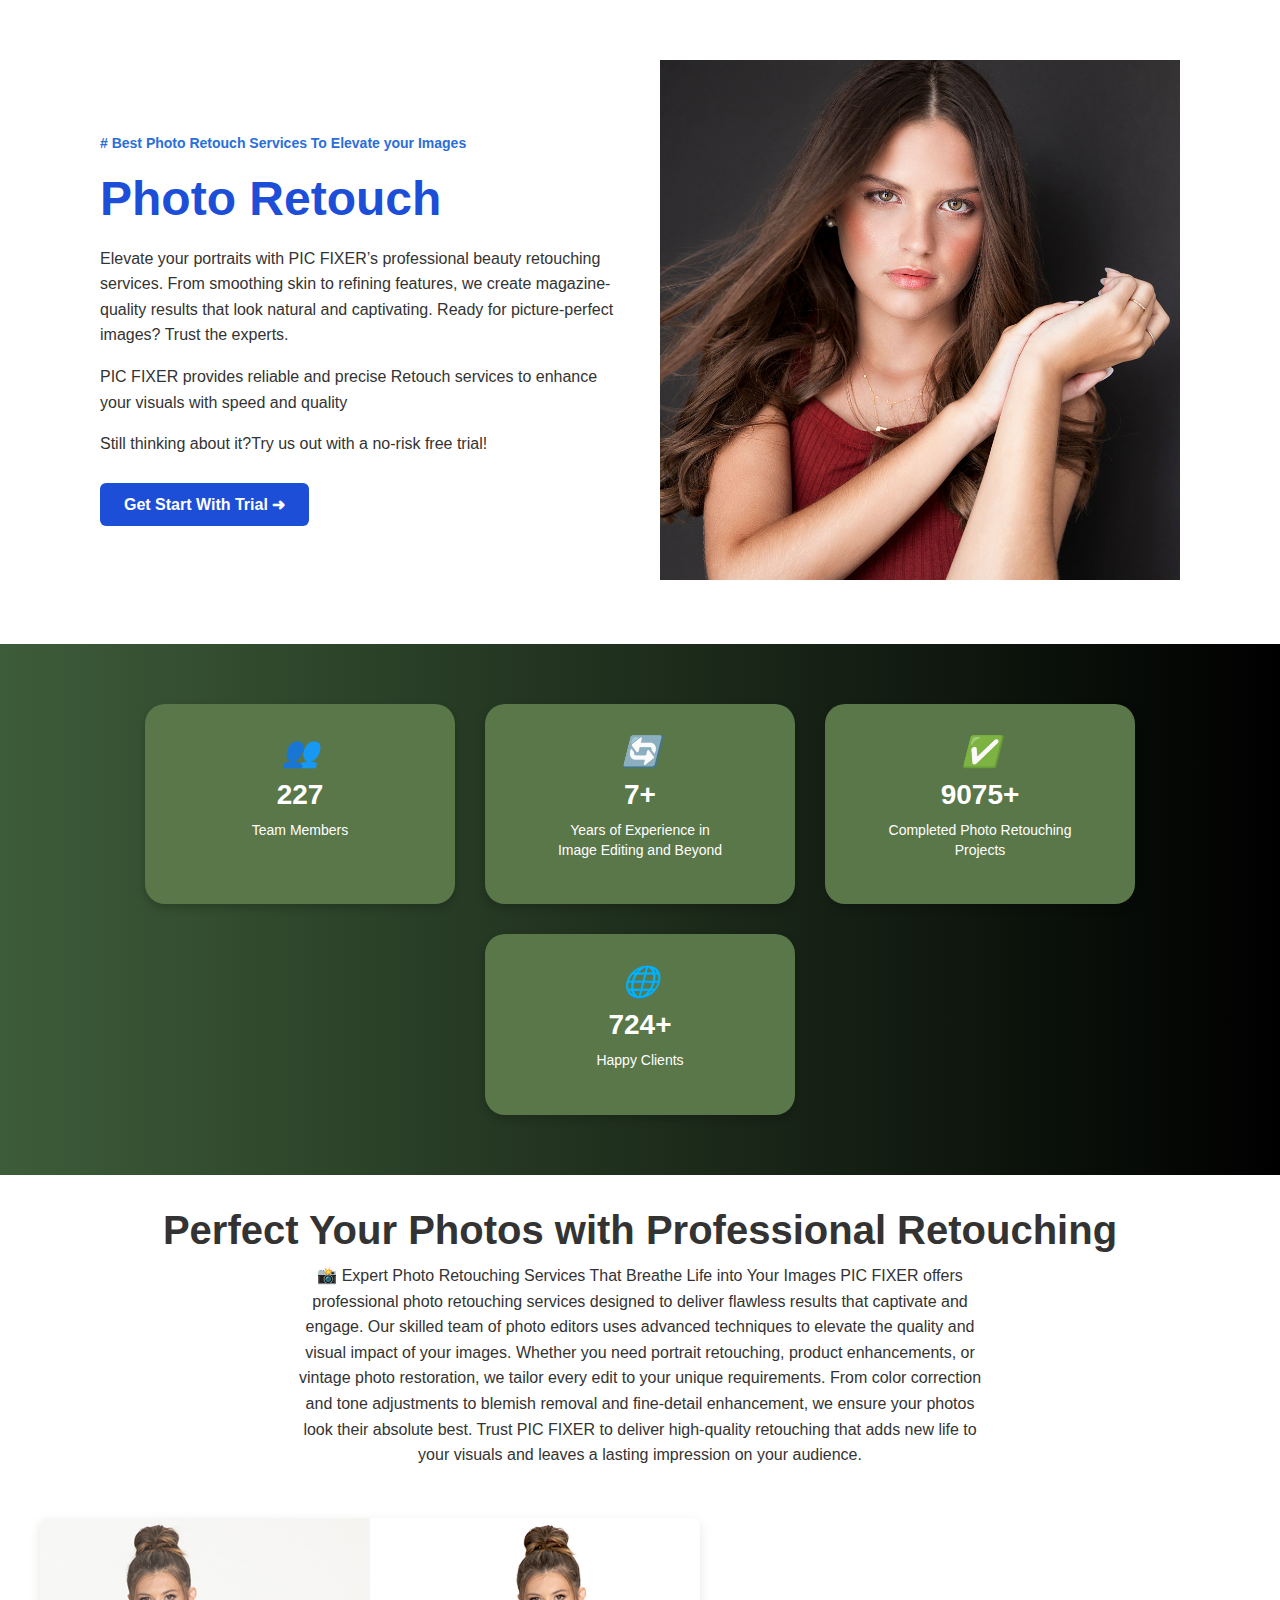
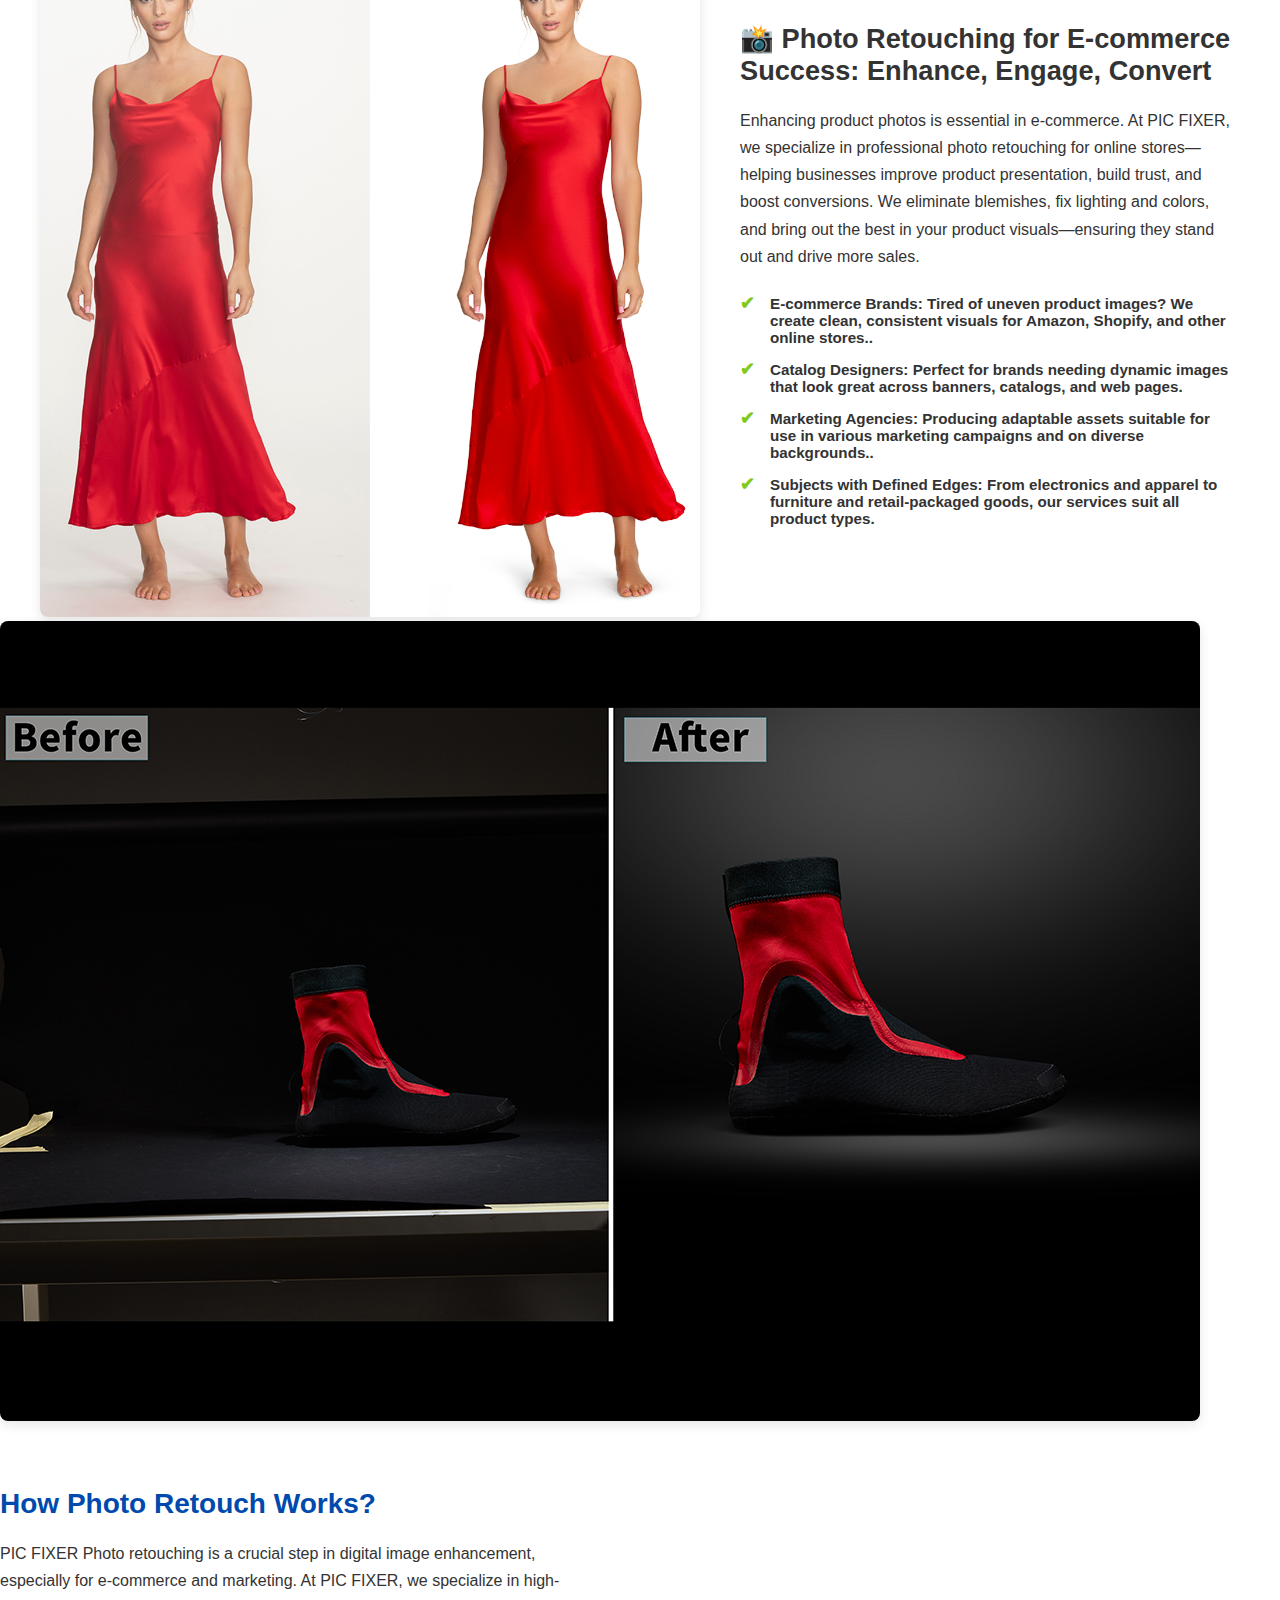
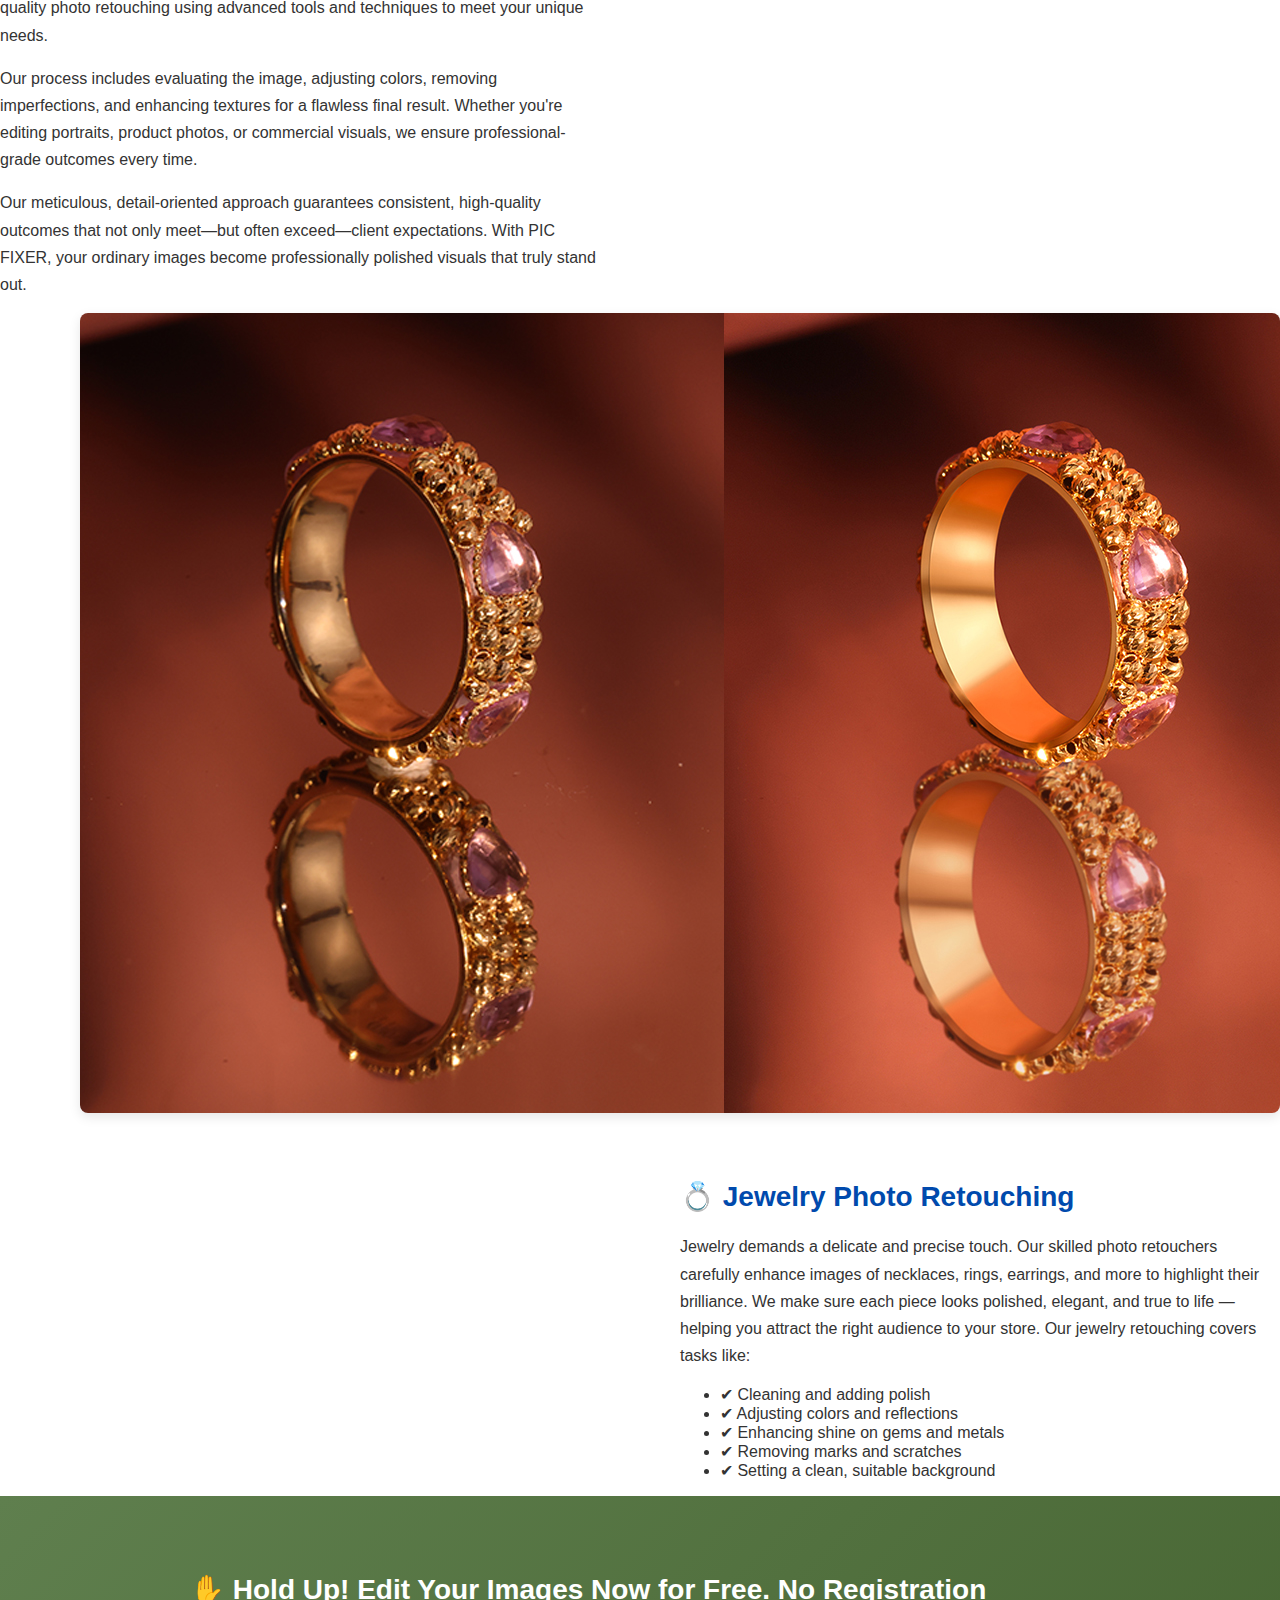
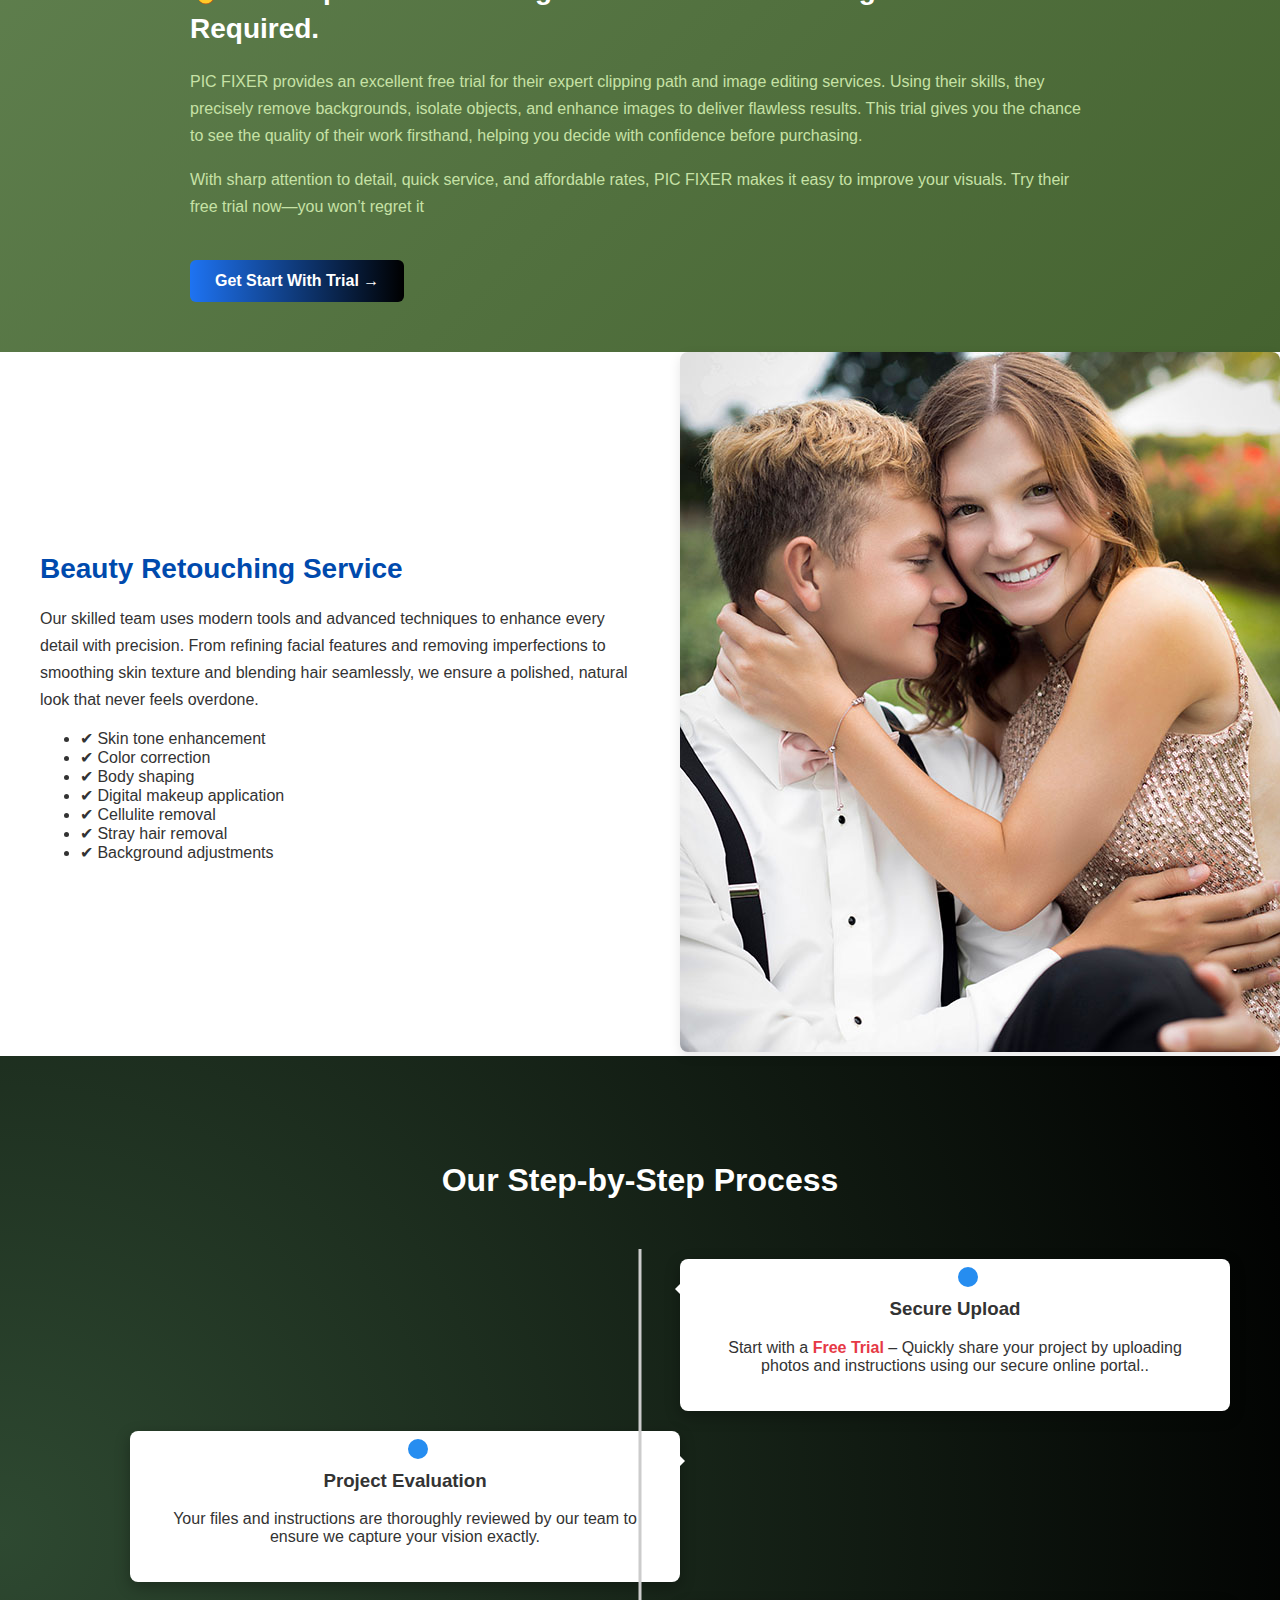
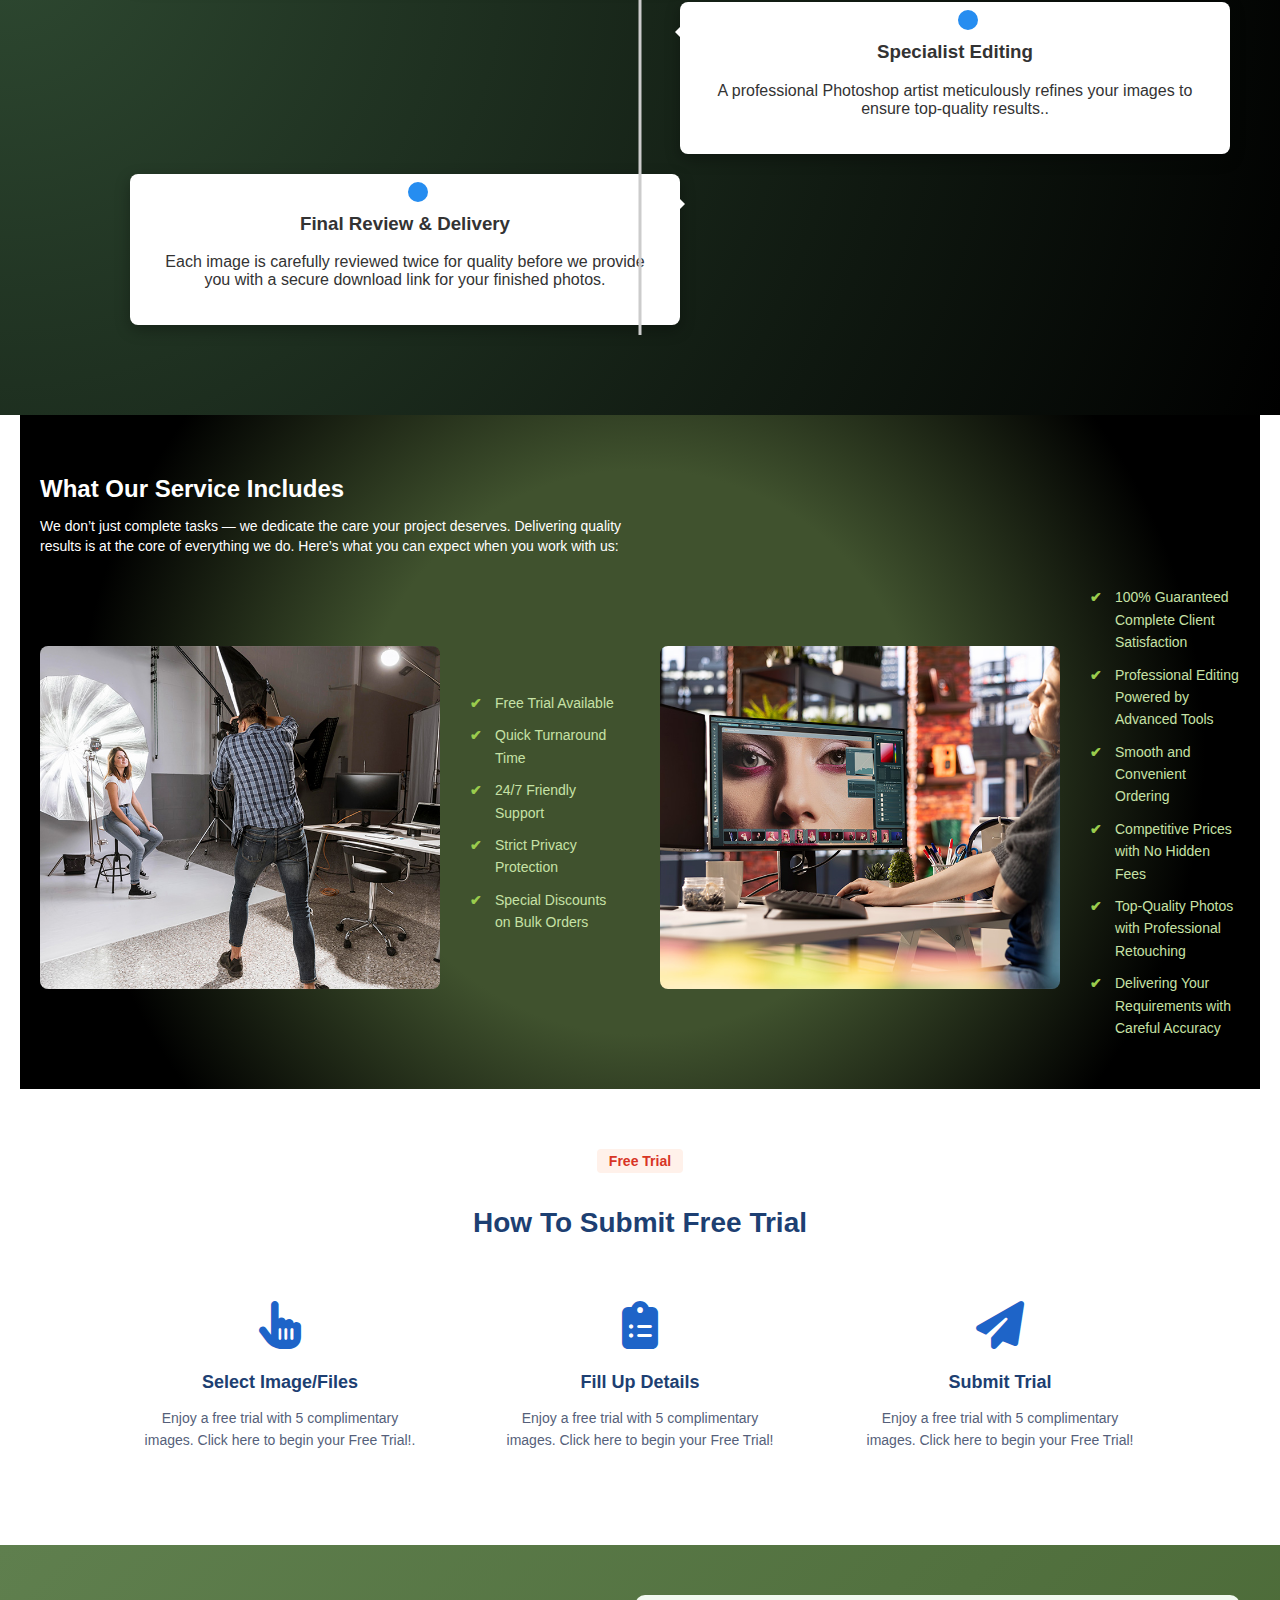
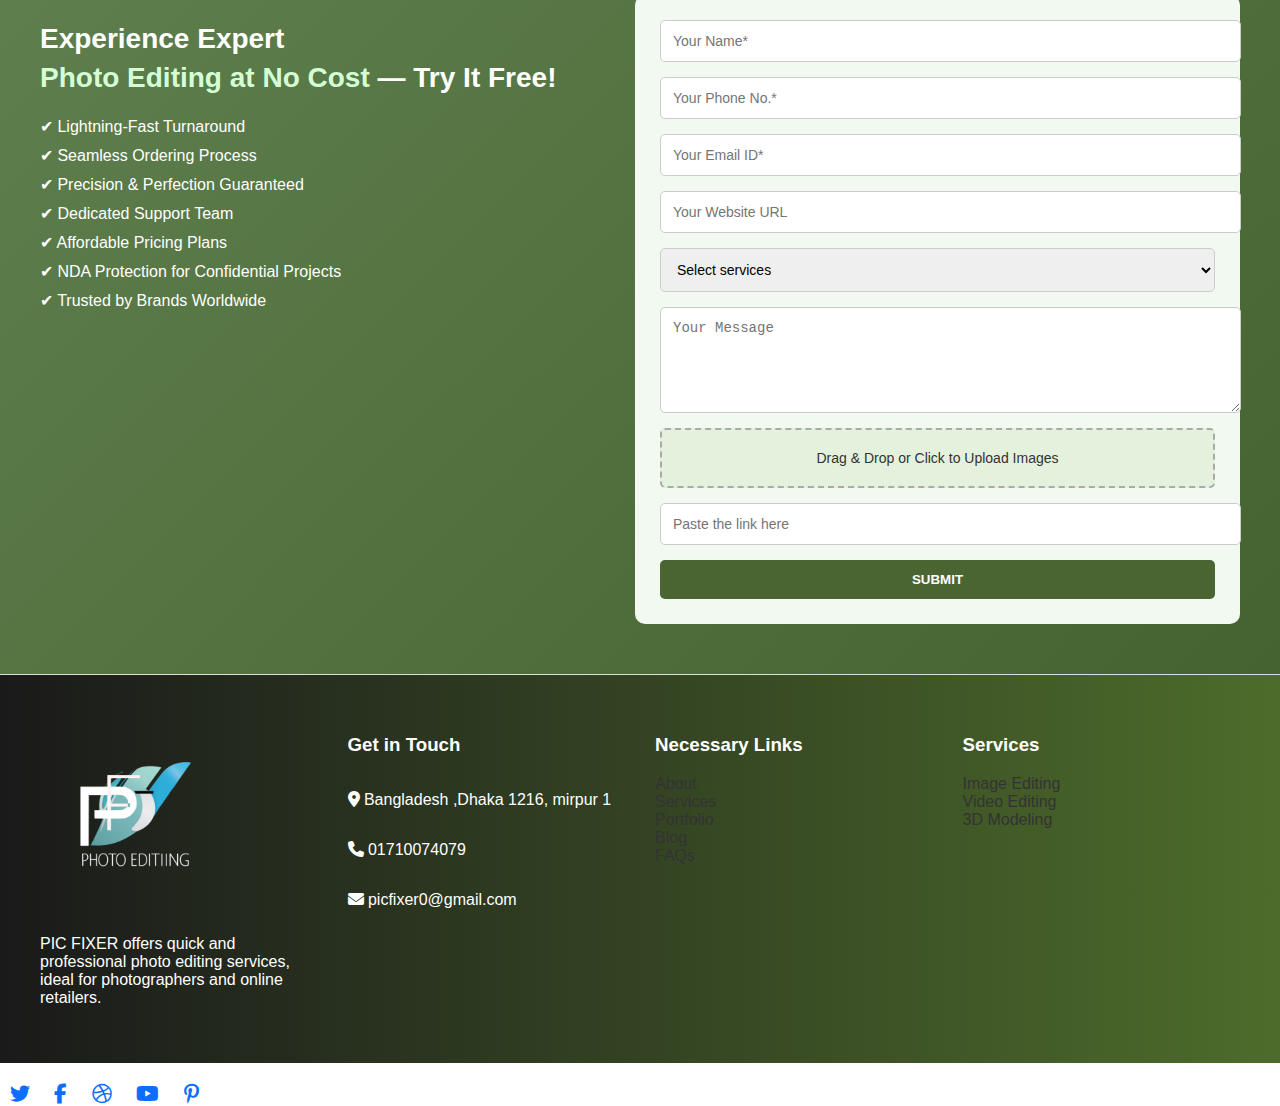
<file: Retouching/Retouching.html>
<!DOCTYPE html>
<html lang="en">
<head>
  <meta charset="UTF-8" />
  <meta name="viewport" content="width=device-width, initial-scale=1.0" />
  <title>Retouching- Make your photos better for posting and have them edited</title>
  <link rel="stylesheet" href="style.css" />
  <link rel="stylesheet" href="https://cdnjs.cloudflare.com/ajax/libs/font-awesome/6.5.0/css/all.min.css" />

</head>
<body>

  <!-- Navbar -->


  <!-- Clipping Section -->
  <section class="clipping-section">
    <div class="clipping-text">
      <p class="tagline"># Best Photo Retouch Services To Elevate your Images</p>
      <h1>Photo Retouch</h1>
      <p>
        Elevate your portraits with PIC FIXER’s professional beauty retouching services. From smoothing skin to refining features, we create magazine-quality results that look natural and captivating.
        Ready for picture-perfect images? Trust the experts.
      </p>
      <p>
        PIC FIXER provides reliable and precise Retouch services to enhance your visuals with speed and quality 
      </p>
      <p>Still thinking about it?Try us out with a no-risk free trial!</p>
      <a href="#free-trial" class="btn">Get Start With Trial ➜</a>

    </div>
    <div class="clipping-image">
      <img src="images/Retouching.jpg" alt="Ring Image" />
    </div>
  </section>

  <!-- Stats Section -->
  <section class="stats-section">
    <div class="stat-box">
      <i class="icon">👥</i>
      <h2>227</h2>
      <p>Team Members</p>
    </div>
    <div class="stat-box">
      <i class="icon">🔄</i>
      <h2>7+</h2>
      <p>Years of Experience in <br> Image Editing and Beyond</p>
    </div>
    <div class="stat-box">
      <i class="icon">✅</i>
      <h2>9075+</h2>
      <p>Completed Photo Retouching <br> Projects</p>
    </div>
    <div class="stat-box">
      <i class="icon">🌐</i>
      <h2>724+</h2>
      <p>Happy Clients</p>
    </div>
  </section>

  <!-- Masking Info Section -->
  <section class="masking-services">
  <div class="container">
    <h2>Perfect Your Photos with Professional  Retouching</h2>
    <p class="intro">
      📸 Expert Photo Retouching Services That Breathe Life into Your Images
        PIC FIXER offers professional photo retouching services designed to deliver flawless results that captivate and engage. Our skilled team of photo editors uses advanced techniques to elevate the quality and visual impact of your images.

        Whether you need portrait retouching, product enhancements, or vintage photo restoration, we tailor every edit to your unique requirements. From color correction and tone adjustments to blemish removal and fine-detail enhancement, we ensure your photos look their absolute best.

        Trust PIC FIXER to deliver high-quality retouching that adds new life to your visuals and leaves a lasting impression on your audience.
    </p>
    <div class="content">
      <div class="image">
        <img src="images/_MG_4743.jpg" alt="Model Image" />
      </div>
      <div class="text">
        <h3>📸 Photo Retouching for E-commerce Success: Enhance, Engage, Convert</h3>
        <p>
          Enhancing product photos is essential in e-commerce. At PIC FIXER, we specialize in professional photo retouching for online stores—helping businesses improve product presentation, build trust, and boost conversions.
          We eliminate blemishes, fix lighting and colors, and bring out the best in your product visuals—ensuring they stand out and drive more sales.


        </p>
        <ul>
          <li><strong>E-commerce Brands:</strong> Tired of uneven product images? We create clean, consistent visuals for Amazon, Shopify, and other online stores..</li>
          <li><strong>Catalog Designers:</strong> Perfect for brands needing dynamic images that look great across banners, catalogs, and web pages.</li>
          <li><strong>Marketing Agencies:</strong> Producing adaptable assets suitable for use in various marketing campaigns and on diverse backgrounds..</li>
          <li><strong>Subjects with Defined Edges:</strong> From electronics and apparel to furniture and retail-packaged goods, our services suit all product types.</li>
        </ul>
      </div>
    </div>
  </div>
</section>


<section class="clipping-path-section">
  <div class="clipping-path-container">
    <div class="image-box">
      <img src="images/RE.jpg" alt="Clipping Path Example" />
    </div>
    <div class="text-box">
      <h2>How Photo Retouch Works?</h2>
      <p>
        PIC FIXER Photo retouching is a crucial step in digital image enhancement, especially for e-commerce and marketing. At PIC FIXER, we specialize in high-quality photo retouching using advanced tools and techniques to meet your unique needs.
      </p>
      <p>
        Our process includes evaluating the image, adjusting colors, removing imperfections, and enhancing textures for a flawless final result. Whether you're editing portraits, product photos, or commercial visuals, we ensure professional-grade outcomes every time.
      </p>
      <p>
        Our meticulous, detail-oriented approach guarantees consistent, high-quality outcomes that not only meet—but often exceed—client expectations. With PIC FIXER, your ordinary images become professionally polished visuals that truly stand out.
      </p>
    </div>
  </div>
</section>





<section class="jewelry-retouching">
  <div class="jewelry-retouching-container">
    <div class="image-box">
      <img src="images/jwalary.jpg" alt="Clipping Path Example" />
    </div>
    <div class="text-box">
      <h2>💍 Jewelry Photo Retouching</h2>
      <p>
        Jewelry demands a delicate and precise touch. Our skilled photo retouchers carefully enhance images of necklaces, rings, earrings, and more to highlight their brilliance. We make sure each piece looks polished, elegant, and true to life — helping you attract the right audience to your store. Our jewelry retouching covers tasks like:
      </p>
      <ul>
        <li>✔ Cleaning and adding polish</li>
        <li>✔ Adjusting colors and reflections</li>
        <li>✔ Enhancing shine on gems and metals</li>
        <li>✔ Removing marks and scratches</li>
        <li>✔ Setting a clean, suitable background</li>
      </ul>
    </div>
  </div>
</section>









  <section class="free-trial-section">
  <div class="free-trial-content">
    <h2>✋ Hold Up! Edit Your Images Now for Free. No Registration Required.</h2>
    <p>
      PIC FIXER provides an excellent free trial for their expert clipping path and image editing services. Using their skills, they precisely remove backgrounds, isolate objects, and enhance images to deliver flawless results. This trial gives you the chance to see the quality of their work firsthand, helping you decide with confidence before purchasing.
    </p>
    <p>
      With sharp attention to detail, quick service, and affordable rates, PIC FIXER makes it easy to improve your visuals. Try their free trial now—you won’t regret it
    </p>
    <a href="#free-trial" class="trial-button">Get Start With Trial →</a>
  </div>
</section>




<section class="Beauty">
  <div class="Beauty-container">
    <div class="image-box">
      <img src="images/Beauty.jpg" alt="Beauty" />
    </div>
    <div class="text-box">
      <h2>Beauty Retouching Service </h2>
      <p>
        Our skilled team uses modern tools and advanced techniques to enhance every detail with precision. From refining facial features and removing imperfections to smoothing skin texture and blending hair seamlessly, we ensure a polished, natural look that never feels overdone.
      </p>
      <ul>
        <li>✔ Skin tone enhancement</li>
        <li>✔ Color correction</li>
        <li>✔ Body shaping</li>
        <li>✔ Digital makeup application</li>
        <li>✔ Cellulite removal</li>
        <li>✔ Stray hair removal</li>
        <li>✔ Background adjustments</li>
      </ul>
    </div>
  </div>
</section>




<section class="process-section">
  <h2>Our Step-by-Step Process</h2>
  <div class="timeline">
    <div class="timeline-container right">
      <div class="timeline-content">
        <h3>Secure Upload</h3>
        <p>Start with a <span class="highlight">Free Trial</span> – Quickly share your project by uploading photos and instructions using our secure online portal..</p>
      </div>
    </div>

    <div class="timeline-container left">
      <div class="timeline-content">
        <h3>Project Evaluation</h3>
        <p>Your files and instructions are thoroughly reviewed by our team to ensure we capture your vision exactly.</p>
      </div>
    </div>

    <div class="timeline-container right">
      <div class="timeline-content">
        <h3>Specialist Editing</h3>
        <p>A professional Photoshop artist meticulously refines your images to ensure top-quality results..</p>
      </div>
    </div>

    <div class="timeline-container left">
      <div class="timeline-content">
        <h3>Final Review & Delivery</h3>
        <p>Each image is carefully reviewed twice for quality before we provide you with a secure download link for your finished photos.</p>
      </div>
    </div>
  </div>
</section>



<section class="service-section">
  <div class="container">
    <h2>What Our Service Includes</h2>
    <p>
      We don’t just complete tasks — we dedicate the care your project deserves. Delivering quality results is at the core of everything we do. Here’s what you can expect when you work with us:
    </p>

    <div class="service-row">
      <div class="service-image-text">
        <img src="images/PH.jpg" alt="Photography session" />
        <ul class="service-list right-list">
          <li>Free Trial Available</li>
          <li>Quick Turnaround Time</li>
          <li>24/7 Friendly Support</li>
          <li>Strict Privacy Protection</li>
          <li>Special Discounts on Bulk Orders</li>
        </ul>
      </div>

      <div class="service-image-text">
        <ul class="service-list left-list">
          <li>100% Guaranteed Complete Client Satisfaction</li>
          <li>Professional Editing Powered by Advanced Tools</li>
          <li>Smooth and Convenient Ordering</li>
          <li>Competitive Prices with No Hidden Fees</li>
          <li>Top-Quality Photos with Professional Retouching</li>
          <li>Delivering Your Requirements with Careful Accuracy</li>
        </ul>
        <img src="images/ED.jpg" alt="Photo editing session" />
      </div>
    </div>
  </div>
</section>

<section class="free-trial-steps">
  <div class="container">
    <span class="section-badge">Free Trial</span>
    <h2 class="section-title">How To Submit Free Trial</h2>

    <div class="steps-grid">
      <div class="step-box">
        <div class="step-icon">
          <i class="fas fa-hand-pointer"></i>
        </div>
        <h3 class="step-title">Select Image/Files</h3>
        <p class="step-desc">
          Enjoy a free trial with 5 complimentary images. Click here to begin your Free Trial!.
        </p>
      </div>

      <div class="step-box">
        <div class="step-icon">
          <i class="fas fa-clipboard-list"></i>
        </div>
        <h3 class="step-title">Fill Up Details</h3>
        <p class="step-desc">
          Enjoy a free trial with 5 complimentary images. Click here to begin your Free Trial!
        </p>
      </div>

      <div class="step-box">
        <div class="step-icon">
          <i class="fas fa-paper-plane"></i>
        </div>
        <h3 class="step-title">Submit Trial</h3>
        <p class="step-desc">
          Enjoy a free trial with 5 complimentary images. Click here to begin your Free Trial!
        </p>
      </div>
    </div>
  </div>
</section>





<section id="free-trial" class="free-trial-section">
  <!-- section content -->


  <div class="free-trial-container">
    <div class="free-trial-content">
      <h2>
        Experience Expert  <br />
        <span>Photo Editing at No Cost</span> — Try It Free!
      </h2>
      <ul>
        <li>✔ Lightning-Fast Turnaround</li>
        <li>✔ Seamless Ordering Process</li>
        <li>✔ Precision & Perfection Guaranteed</li>
        <li>✔ Dedicated Support Team</li>
        <li>✔ Affordable Pricing Plans</li>
        <li>✔ NDA Protection for Confidential Projects</li>
        <li>✔ Trusted by Brands Worldwide</li>
      </ul>
    </div>

    <form class="free-trial-form" enctype="multipart/form-data">
      <input type="text" name="name" placeholder="Your Name*" required />
      <input type="tel" name="phone" placeholder="Your Phone No.*" required />
      <input type="email" name="email" placeholder="Your Email ID*" required />
      <input type="url" name="website" placeholder="Your Website URL" />

      <select name="service" required>
        <option value="">Select services</option>
        <option value="clipping">Clipping Path</option>
        <option value="retouching">Photo Retouching</option>
        <option value="manipulation">Image Manipulation</option>
      </select>

      <textarea name="message" placeholder="Your Message"></textarea>

      <label class="free-trial-upload">
        <input type="file" name="files[]" multiple />
        Drag & Drop or Click to Upload Images
      </label>

      <input type="url" name="link" placeholder="Paste the link here" />
      <button type="submit">SUBMIT</button>
    </form>
  </div>
</section>




<!-- Footer HTML -->
      <footer class="custom-footer">
  <div class="footer-container">
    <div class="footer-logo">
      <img src="images/logo.png" alt="PIC FIXER" />
      <p>PIC FIXER offers quick and professional photo editing services, ideal for photographers and online retailers.</p>
    </div>

    <div class="footer-contact">
      <h3>Get in Touch</h3>
      <p><i class="fas fa-map-marker-alt"></i> Bangladesh ,Dhaka 1216, mirpur 1</p>
      <p><i class="fas fa-phone"></i> 01710074079</p>
      <p><i class="fas fa-envelope"></i> picfixer0@gmail.com </p>
    </div>

    <div class="footer-links">
      <h3>Necessary Links</h3>
      <ul>
        <li><a href="#">About</a></li>
        <li><a href="#">Services</a></li>
        <li><a href="#">Portfolio</a></li>
        <li><a href="#">Blog</a></li>
        <li><a href="#">FAQs</a></li>
      </ul>
    </div>

    <div class="footer-services">
      <h3>Services</h3>
      <ul>
        <li><a href="#">Image Editing</a></li>
        <li><a href="#">Video Editing</a></li>
        <li><a href="#">3D Modeling</a></li>
      </ul>
    </div>
  </div>
      </footer>

     <!-- 9nd page শেষ here -->
  </div>
<script src="myjs.js"></script>


</script>
     
     <!-- 5nd page ends here -->

    <div class="footer-social">
        <a href="#"><i class="fab fa-twitter"></i></a>
        <a href="#"><i class="fab fa-facebook-f"></i></a>
        <a href="#"><i class="fab fa-dribbble"></i></a>
        <a href="#"><i class="fab fa-youtube"></i></a>
        <a href="#"><i class="fab fa-pinterest-p"></i></a>
    </div>









</section>



</body>
</html>
</file>
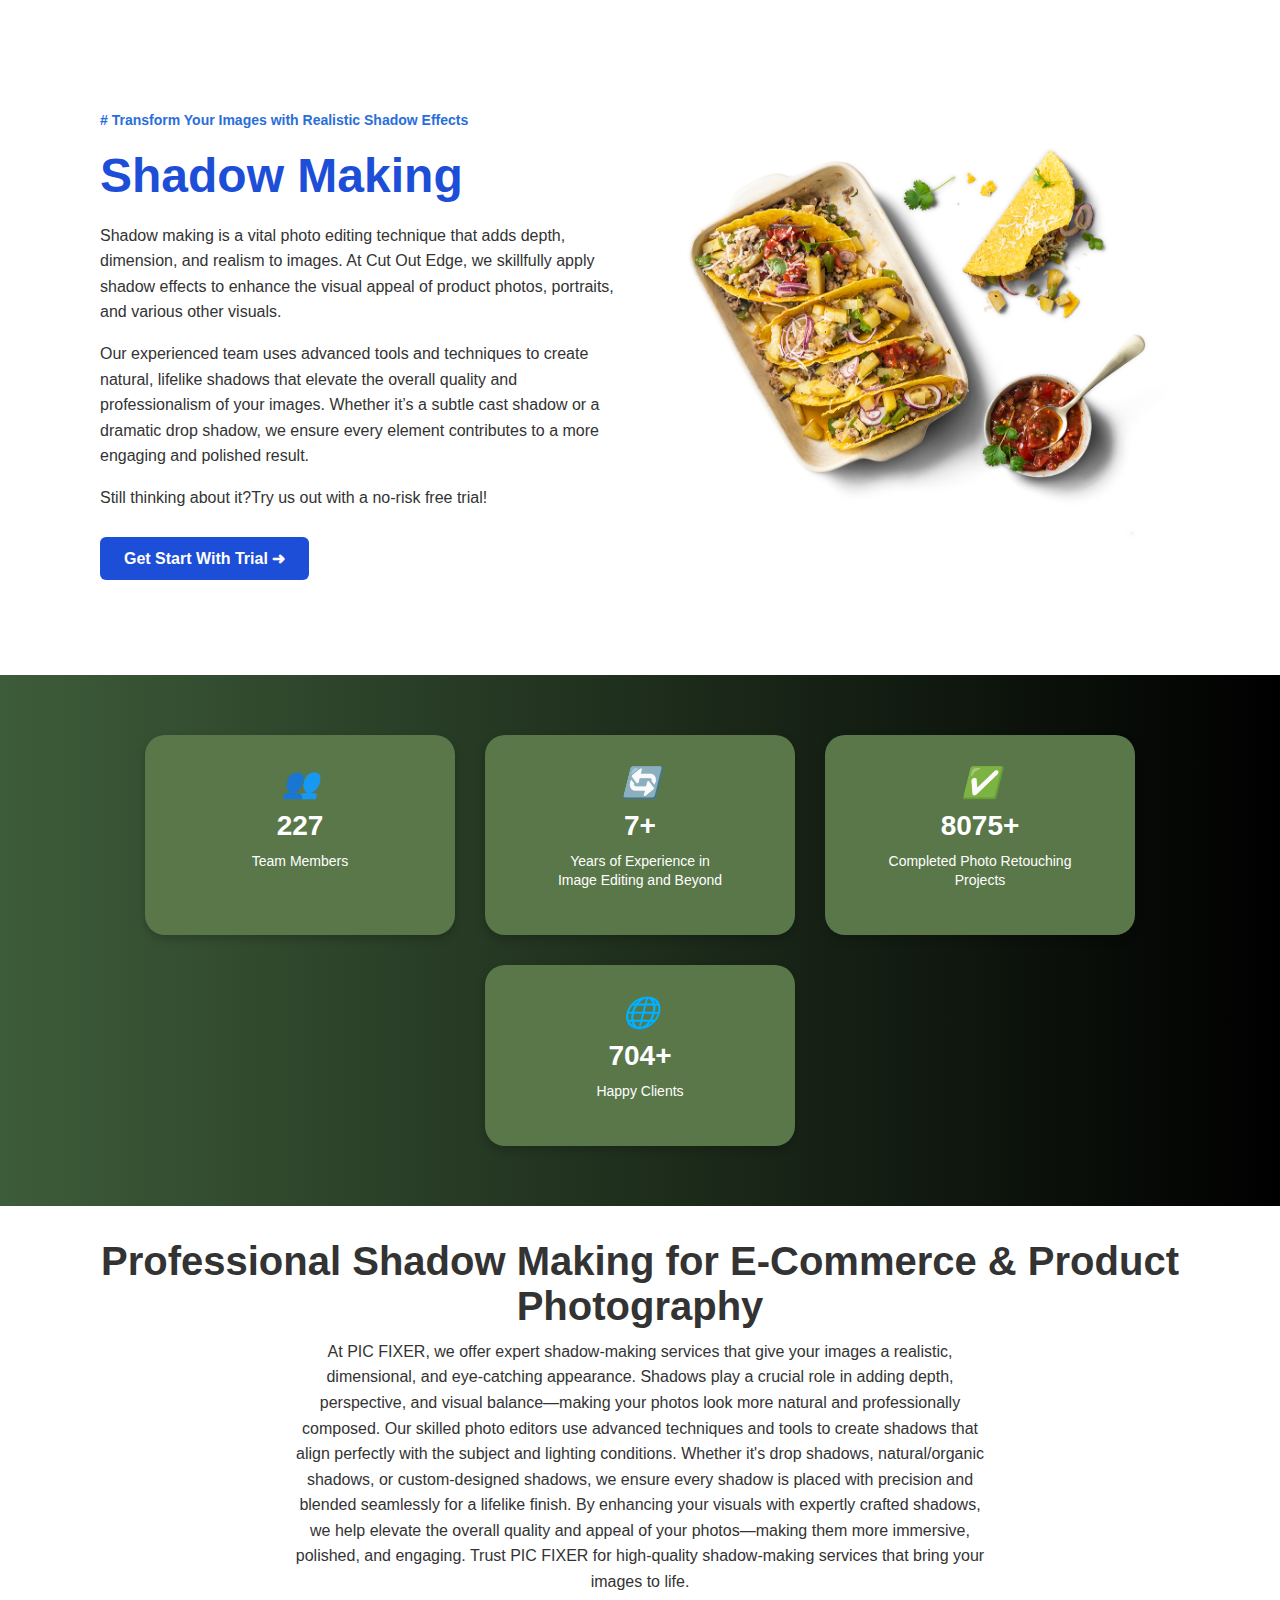
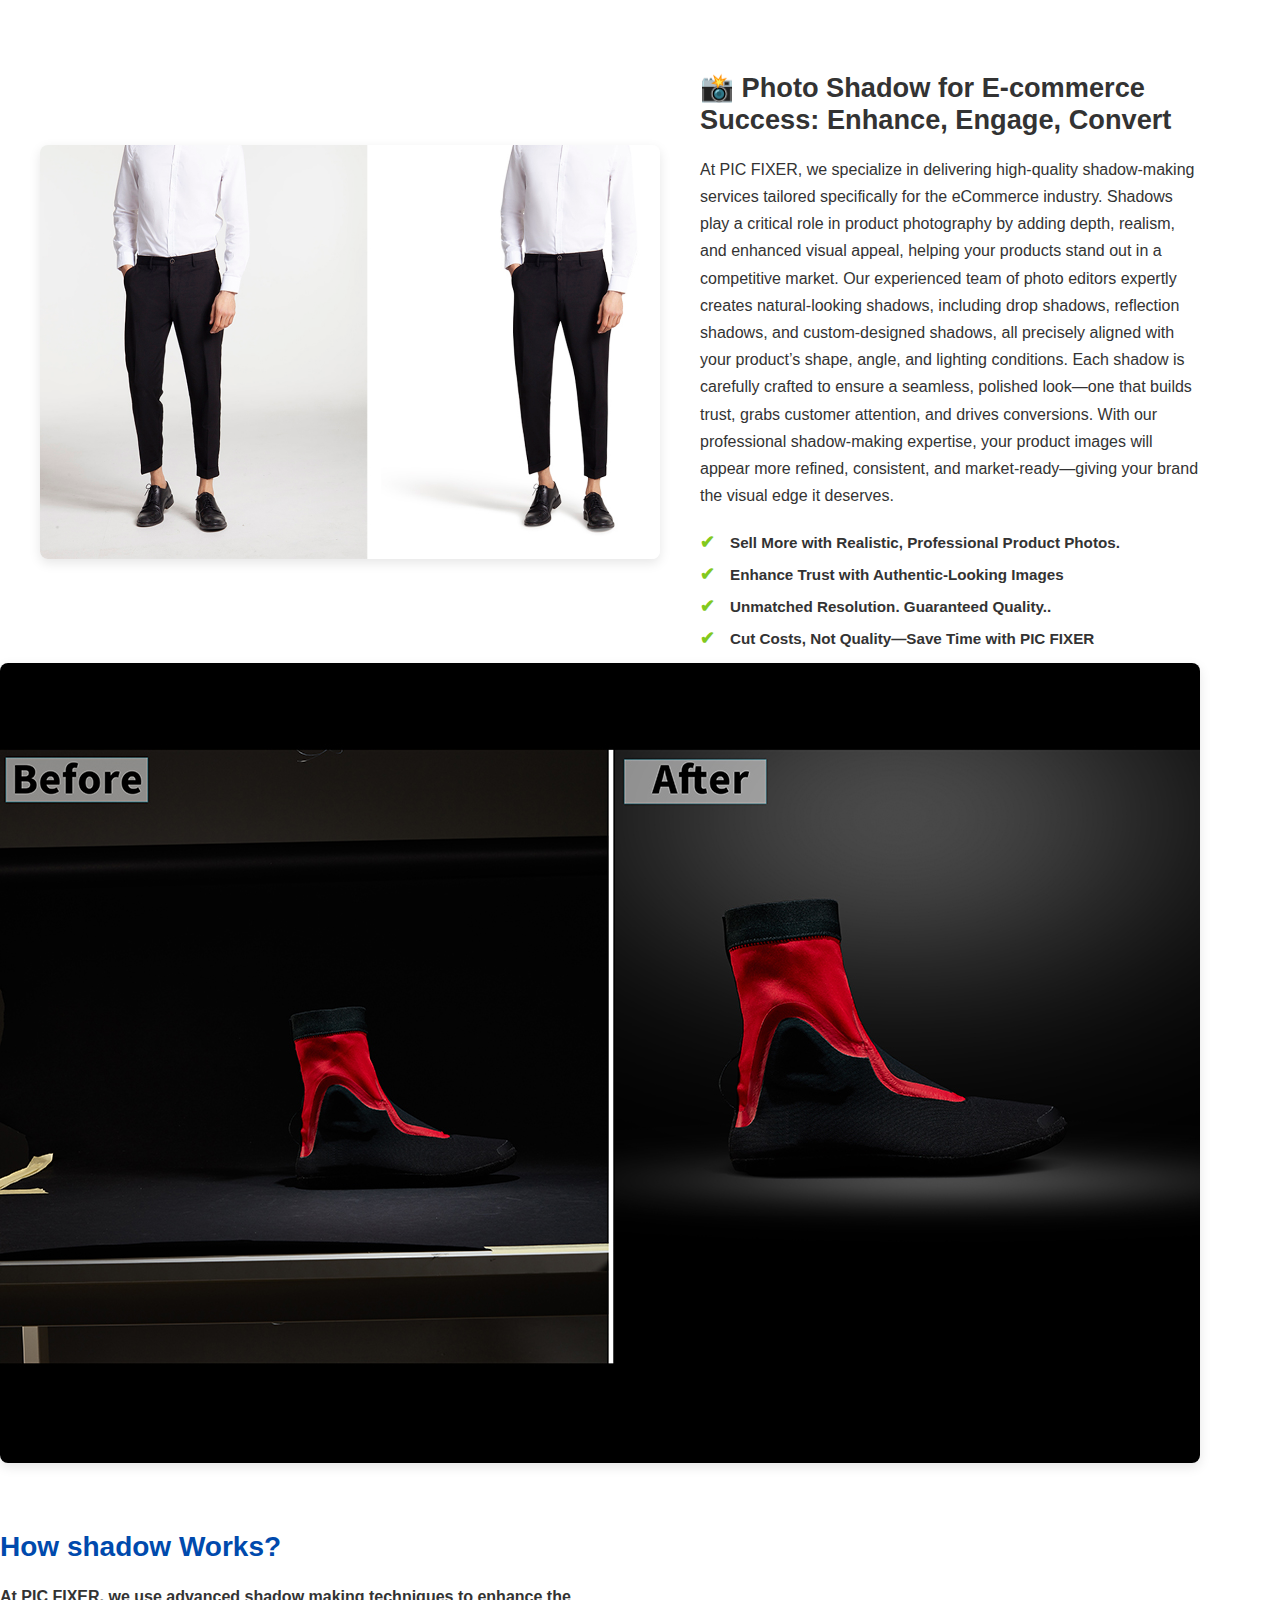
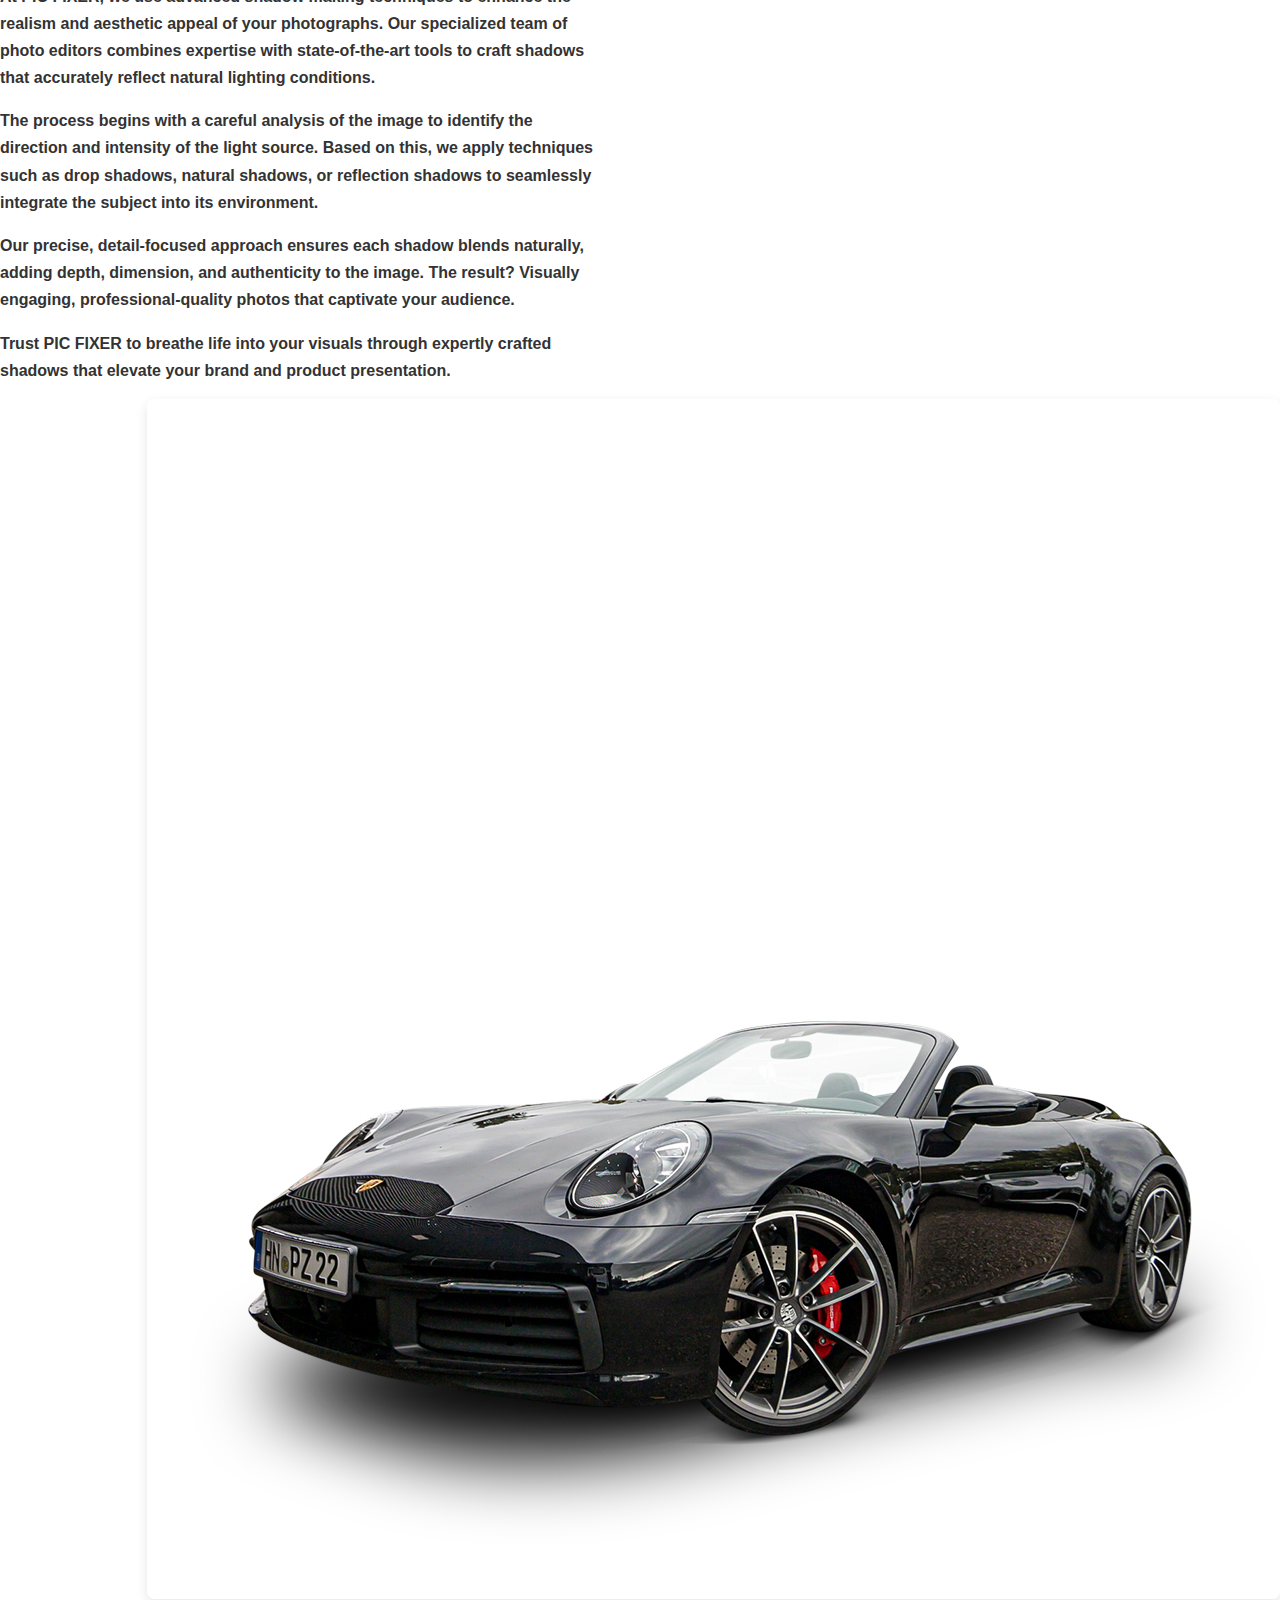
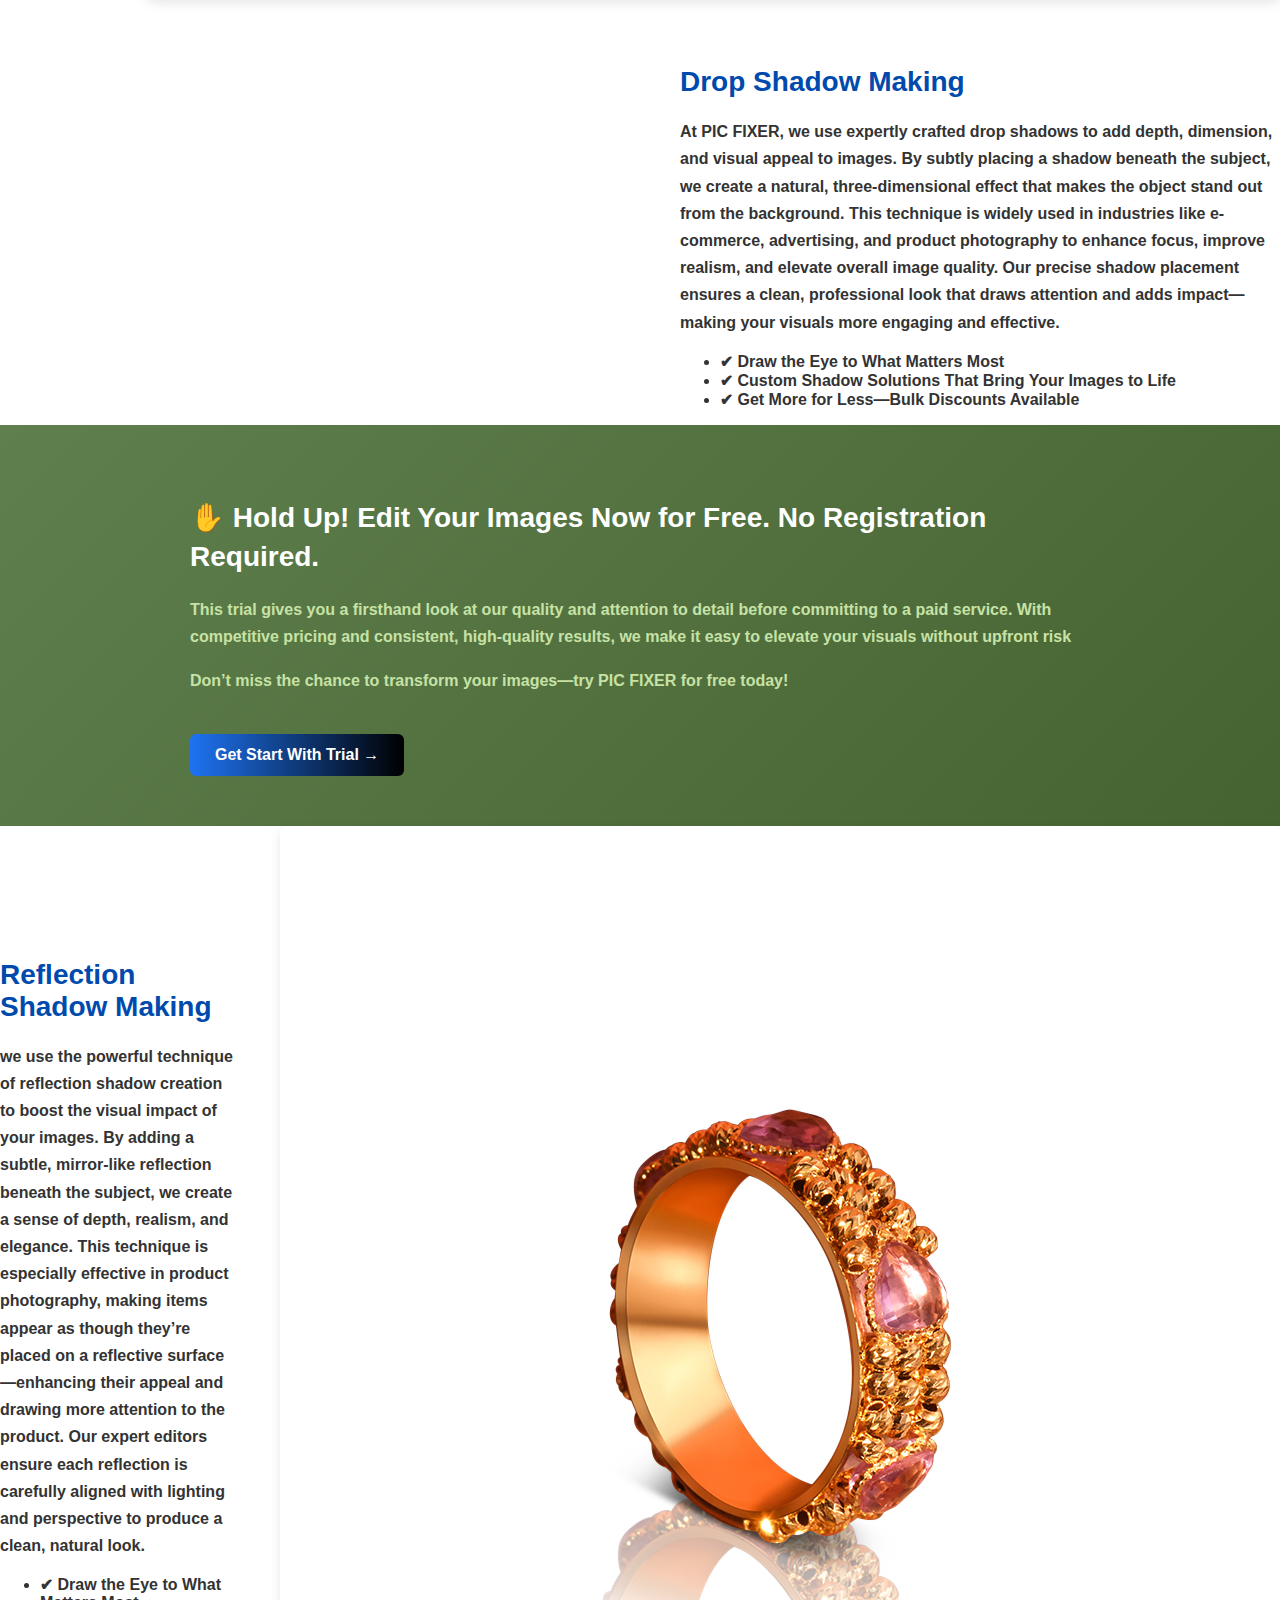
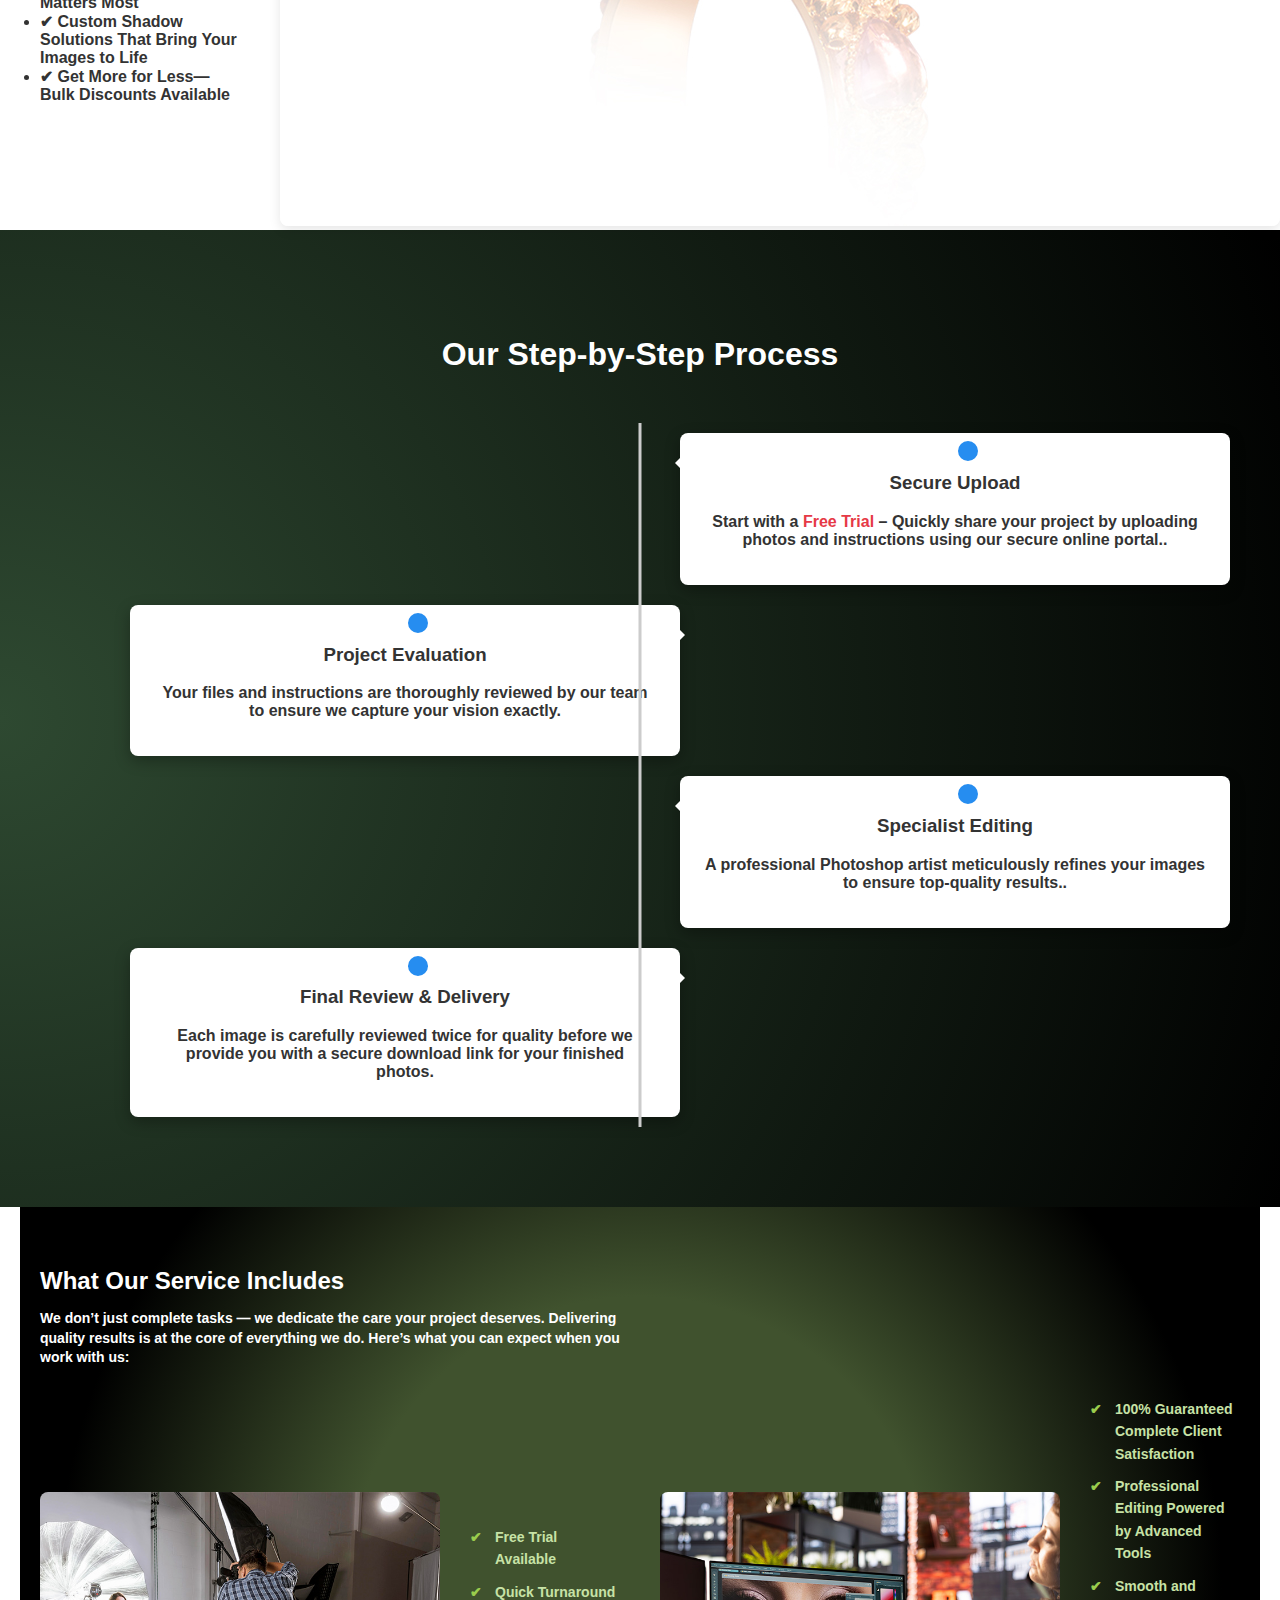
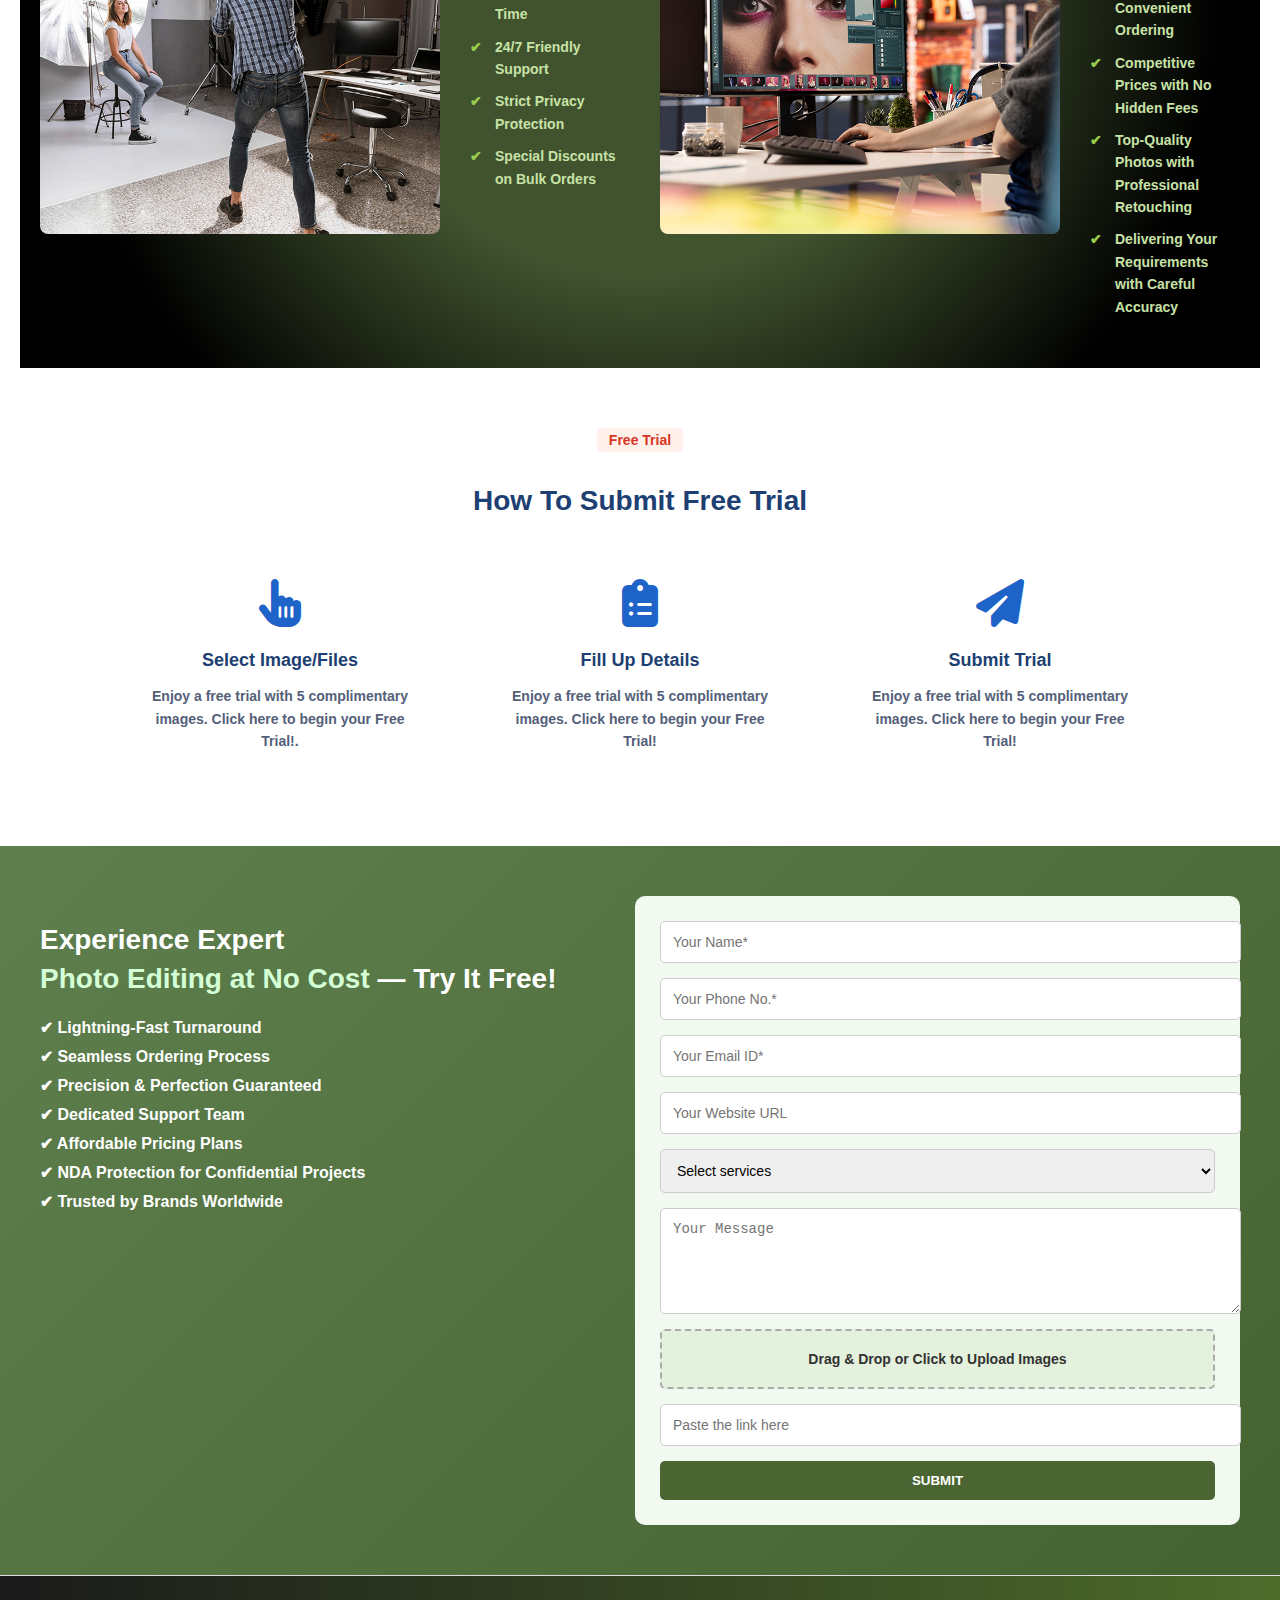
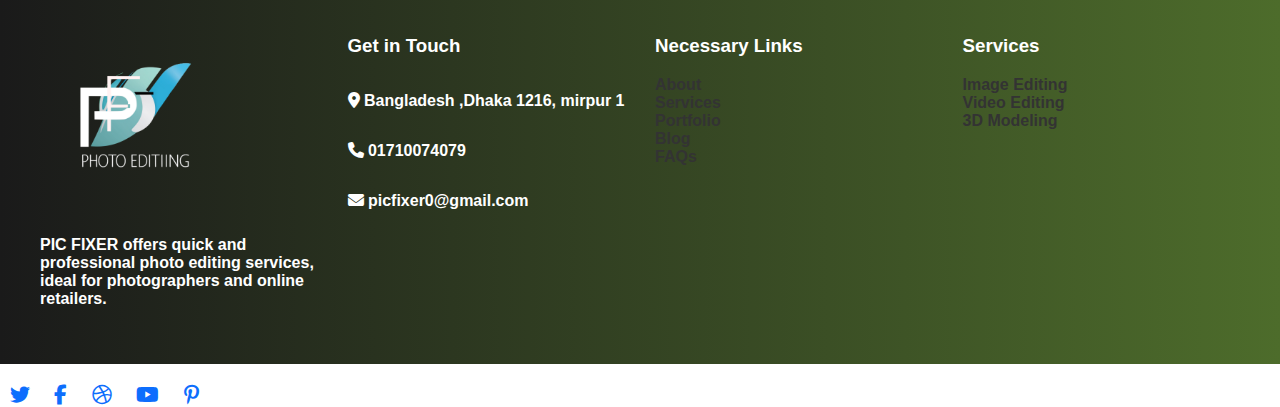
<file: shadow/Retouching.html>
<!DOCTYPE html>
<html lang="en">
<head>
  <meta charset="UTF-8" />
  <meta name="viewport" content="width=device-width, initial-scale=1.0" />
  <title>Shadow- Make your photos better for posting and have them edited</title>
  <link rel="stylesheet" href="style.css" />
  <link rel="stylesheet" href="https://cdnjs.cloudflare.com/ajax/libs/font-awesome/6.5.0/css/all.min.css" />

</head>
<body>

  <!-- Navbar -->


  <!-- Clipping Section -->
  <section class="Shadow-section">
    <div class="Shadow-text">
      <p class="tagline"># Transform Your Images with Realistic Shadow Effects</p>
      <h1>Shadow Making</h1>
      <p>
        Shadow making is a vital photo editing technique that adds depth, dimension, and realism to images. At Cut Out Edge, we skillfully apply shadow effects to enhance the visual appeal of product photos, portraits, and various other visuals.
      </p>
      <p>
        Our experienced team uses advanced tools and techniques to create natural, lifelike shadows that elevate the overall quality and professionalism of your images. Whether it’s a subtle cast shadow or a dramatic drop shadow, we ensure every element contributes to a more engaging and polished result. 
      </p>
      <p>Still thinking about it?Try us out with a no-risk free trial!</p>
      <a href="#free-trial" class="btn">Get Start With Trial ➜</a>

    </div>
    <div class="clipping-image">
      <img src="BG/sadw.jpg" alt="Ring Image" />
    </div>
  </section>

  <!-- Stats Section -->
  <section class="stats-section">
    <div class="stat-box">
      <i class="icon">👥</i>
      <h2>227</h2>
      <p>Team Members</p>
    </div>
    <div class="stat-box">
      <i class="icon">🔄</i>
      <h2>7+</h2>
      <p>Years of Experience in <br> Image Editing and Beyond</p>
    </div>
    <div class="stat-box">
      <i class="icon">✅</i>
      <h2>8075+</h2>
      <p>Completed Photo Retouching <br> Projects</p>
    </div>
    <div class="stat-box">
      <i class="icon">🌐</i>
      <h2>704+</h2>
      <p>Happy Clients</p>
    </div>
  </section>

  <!-- Masking Info Section -->
  <section class="masking-services">
  <div class="container">
    <h2>Professional Shadow Making for E-Commerce & Product Photography</h2>
    <p class="intro">
      At PIC FIXER, we offer expert shadow-making services that give your images a realistic, dimensional, and eye-catching appearance. Shadows play a crucial role in adding depth, perspective, and visual balance—making your photos look more natural and professionally composed.

      Our skilled photo editors use advanced techniques and tools to create shadows that align perfectly with the subject and lighting conditions. Whether it's drop shadows, natural/organic shadows, or custom-designed shadows, we ensure every shadow is placed with precision and blended seamlessly for a lifelike finish.
          
      By enhancing your visuals with expertly crafted shadows, we help elevate the overall quality and appeal of your photos—making them more immersive, polished, and engaging.
          
      Trust PIC FIXER for high-quality shadow-making services that bring your images to life.
    </p>
    <div class="content">
      <div class="image">
        <img src="BG/_MG_4743.jpg" alt="Model Image" />
      </div>
      <div class="text">
        <h3>📸 Photo Shadow for E-commerce Success: Enhance, Engage, Convert</h3>
        <p>
         At PIC FIXER, we specialize in delivering high-quality shadow-making services tailored specifically for the eCommerce industry. Shadows play a critical role in product photography by adding depth, realism, and enhanced visual appeal, helping your products stand out in a competitive market.

          Our experienced team of photo editors expertly creates natural-looking shadows, including drop shadows, reflection shadows, and custom-designed shadows, all precisely aligned with your product’s shape, angle, and lighting conditions.

          Each shadow is carefully crafted to ensure a seamless, polished look—one that builds trust, grabs customer attention, and drives conversions. With our professional shadow-making expertise, your product images will appear more refined, consistent, and market-ready—giving your brand the visual edge it deserves.
        </p>
        <ul>
          <li><strong>Sell More with Realistic, Professional Product Photos.</li>
          <li><strong>Enhance Trust with Authentic-Looking Images</li>
          <li><strong>Unmatched Resolution. Guaranteed Quality..</li>
          <li><strong>Cut Costs, Not Quality—Save Time with PIC FIXER</li>
        </ul>
      </div>
    </div>
  </div>
</section>


<section class="clipping-path-section">
  <div class="clipping-path-container">
    <div class="image-box">
      <img src="BG/RE.jpg" alt="Clipping Path Example" />
    </div>
    <div class="text-box">
      <h2>How shadow Works?</h2>
      <p>
        At PIC FIXER, we use advanced shadow making techniques to enhance the realism and aesthetic appeal of your photographs. Our specialized team of photo editors combines expertise with state-of-the-art tools to craft shadows that accurately reflect natural lighting conditions.
      </p>
      <p>
        The process begins with a careful analysis of the image to identify the direction and intensity of the light source. Based on this, we apply techniques such as drop shadows, natural shadows, or reflection shadows to seamlessly integrate the subject into its environment.
      </p>
      <p>
        Our precise, detail-focused approach ensures each shadow blends naturally, adding depth, dimension, and authenticity to the image. The result? Visually engaging, professional-quality photos that captivate your audience.
      </p>
      <p>
        Trust PIC FIXER to breathe life into your visuals through expertly crafted shadows that elevate your brand and product presentation.

      </p>
    </div>
  </div>
</section>





<section class="jewelry-retouching">
  <div class="jewelry-retouching-container">
    <div class="image-box">
      <img src="BG/SAWdo.jpg" alt="Clipping Path Example" />
    </div>
    <div class="text-box">
      <h2>Drop Shadow Making</h2>
      <p>
        At PIC FIXER, we use expertly crafted drop shadows to add depth, dimension, and visual appeal to images. By subtly placing a shadow beneath the subject, we create a natural, three-dimensional effect that makes the object stand out from the background.

        This technique is widely used in industries like e-commerce, advertising, and product photography to enhance focus, improve realism, and elevate overall image quality. Our precise shadow placement ensures a clean, professional look that draws attention and adds impact—making your visuals more engaging and effective.
      </p>
      <ul>
        <li>✔ Draw the Eye to What Matters Most</li>
        <li>✔ Custom Shadow Solutions That Bring Your Images to Life</li>
        <li>✔ Get More for Less—Bulk Discounts Available</li>

      </ul>
    </div>
  </div>
</section>









  <section class="free-trial-section">
  <div class="free-trial-content">
    <h2>✋ Hold Up! Edit Your Images Now for Free. No Registration Required.</h2>
    <p>
      This trial gives you a firsthand look at our quality and attention to detail before committing to a paid service. With competitive pricing and consistent, high-quality results, we make it easy to elevate your visuals without upfront risk
    </p>
    <p>
      Don’t miss the chance to transform your images—try PIC FIXER for free today!
    </p>
    <a href="#free-trial" class="trial-button">Get Start With Trial →</a>
  </div>
</section>




<section class="Beauty">
  <div class="Beauty-container">
    <div class="image-box">
      <img src="BG/REF.jpg" alt="Beauty" />
    </div>
    <div class="text-box">
      <h2>Reflection Shadow Making </h2>
      <p>
        we use the powerful technique of reflection shadow creation to boost the visual impact of your images. By adding a subtle, mirror-like reflection beneath the subject, we create a sense of depth, realism, and elegance.

        This technique is especially effective in product photography, making items appear as though they’re placed on a reflective surface—enhancing their appeal and drawing more attention to the product. Our expert editors ensure each reflection is carefully aligned with lighting and perspective to produce a clean, natural look.
      </p>
      <ul>
        <li>✔ Draw the Eye to What Matters Most</li>
        <li>✔ Custom Shadow Solutions That Bring Your Images to Life</li>
        <li>✔ Get More for Less—Bulk Discounts Available</li>
      </ul>
    </div>
  </div>
</section>




<section class="process-section">
  <h2>Our Step-by-Step Process</h2>
  <div class="timeline">
    <div class="timeline-container right">
      <div class="timeline-content">
        <h3>Secure Upload</h3>
        <p>Start with a <span class="highlight">Free Trial</span> – Quickly share your project by uploading photos and instructions using our secure online portal..</p>
      </div>
    </div>

    <div class="timeline-container left">
      <div class="timeline-content">
        <h3>Project Evaluation</h3>
        <p>Your files and instructions are thoroughly reviewed by our team to ensure we capture your vision exactly.</p>
      </div>
    </div>

    <div class="timeline-container right">
      <div class="timeline-content">
        <h3>Specialist Editing</h3>
        <p>A professional Photoshop artist meticulously refines your images to ensure top-quality results..</p>
      </div>
    </div>

    <div class="timeline-container left">
      <div class="timeline-content">
        <h3>Final Review & Delivery</h3>
        <p>Each image is carefully reviewed twice for quality before we provide you with a secure download link for your finished photos.</p>
      </div>
    </div>
  </div>
</section>



<section class="service-section">
  <div class="container">
    <h2>What Our Service Includes</h2>
    <p>
      We don’t just complete tasks — we dedicate the care your project deserves. Delivering quality results is at the core of everything we do. Here’s what you can expect when you work with us:
    </p>

    <div class="service-row">
      <div class="service-image-text">
        <img src="BG/PH.jpg" alt="Photography session" />
        <ul class="service-list right-list">
          <li>Free Trial Available</li>
          <li>Quick Turnaround Time</li>
          <li>24/7 Friendly Support</li>
          <li>Strict Privacy Protection</li>
          <li>Special Discounts on Bulk Orders</li>
        </ul>
      </div>

      <div class="service-image-text">
        <ul class="service-list left-list">
          <li>100% Guaranteed Complete Client Satisfaction</li>
          <li>Professional Editing Powered by Advanced Tools</li>
          <li>Smooth and Convenient Ordering</li>
          <li>Competitive Prices with No Hidden Fees</li>
          <li>Top-Quality Photos with Professional Retouching</li>
          <li>Delivering Your Requirements with Careful Accuracy</li>
        </ul>
        <img src="BG/ED.jpg" alt="Photo editing session" />
      </div>
    </div>
  </div>
</section>

<section class="free-trial-steps">
  <div class="container">
    <span class="section-badge">Free Trial</span>
    <h2 class="section-title">How To Submit Free Trial</h2>

    <div class="steps-grid">
      <div class="step-box">
        <div class="step-icon">
          <i class="fas fa-hand-pointer"></i>
        </div>
        <h3 class="step-title">Select Image/Files</h3>
        <p class="step-desc">
          Enjoy a free trial with 5 complimentary images. Click here to begin your Free Trial!.
        </p>
      </div>

      <div class="step-box">
        <div class="step-icon">
          <i class="fas fa-clipboard-list"></i>
        </div>
        <h3 class="step-title">Fill Up Details</h3>
        <p class="step-desc">
          Enjoy a free trial with 5 complimentary images. Click here to begin your Free Trial!
        </p>
      </div>

      <div class="step-box">
        <div class="step-icon">
          <i class="fas fa-paper-plane"></i>
        </div>
        <h3 class="step-title">Submit Trial</h3>
        <p class="step-desc">
          Enjoy a free trial with 5 complimentary images. Click here to begin your Free Trial!
        </p>
      </div>
    </div>
  </div>
</section>





<section id="free-trial" class="free-trial-section">
  <!-- section content -->


  <div class="free-trial-container">
    <div class="free-trial-content">
      <h2>
        Experience Expert  <br />
        <span>Photo Editing at No Cost</span> — Try It Free!
      </h2>
      <ul>
        <li>✔ Lightning-Fast Turnaround</li>
        <li>✔ Seamless Ordering Process</li>
        <li>✔ Precision & Perfection Guaranteed</li>
        <li>✔ Dedicated Support Team</li>
        <li>✔ Affordable Pricing Plans</li>
        <li>✔ NDA Protection for Confidential Projects</li>
        <li>✔ Trusted by Brands Worldwide</li>
      </ul>
    </div>

    <form class="free-trial-form" enctype="multipart/form-data">
      <input type="text" name="name" placeholder="Your Name*" required />
      <input type="tel" name="phone" placeholder="Your Phone No.*" required />
      <input type="email" name="email" placeholder="Your Email ID*" required />
      <input type="url" name="website" placeholder="Your Website URL" />

      <select name="service" required>
        <option value="">Select services</option>
        <option value="clipping">Clipping Path</option>
        <option value="retouching">Photo Retouching</option>
        <option value="manipulation">Image Manipulation</option>
      </select>

      <textarea name="message" placeholder="Your Message"></textarea>

      <label class="free-trial-upload">
        <input type="file" name="files[]" multiple />
        Drag & Drop or Click to Upload Images
      </label>

      <input type="url" name="link" placeholder="Paste the link here" />
      <button type="submit">SUBMIT</button>
    </form>
  </div>
</section>




<!-- Footer HTML -->
      <footer class="custom-footer">
  <div class="footer-container">
    <div class="footer-logo">
      <img src="BG/logo.png" alt="PIC FIXER" />
      <p>PIC FIXER offers quick and professional photo editing services, ideal for photographers and online retailers.</p>
    </div>

    <div class="footer-contact">
      <h3>Get in Touch</h3>
      <p><i class="fas fa-map-marker-alt"></i> Bangladesh ,Dhaka 1216, mirpur 1</p>
      <p><i class="fas fa-phone"></i> 01710074079</p>
      <p><i class="fas fa-envelope"></i> picfixer0@gmail.com </p>
    </div>

    <div class="footer-links">
      <h3>Necessary Links</h3>
      <ul>
        <li><a href="#">About</a></li>
        <li><a href="#">Services</a></li>
        <li><a href="#">Portfolio</a></li>
        <li><a href="#">Blog</a></li>
        <li><a href="#">FAQs</a></li>
      </ul>
    </div>

    <div class="footer-services">
      <h3>Services</h3>
      <ul>
        <li><a href="#">Image Editing</a></li>
        <li><a href="#">Video Editing</a></li>
        <li><a href="#">3D Modeling</a></li>
      </ul>
    </div>
  </div>
      </footer>

     <!-- 9nd page শেষ here -->
  </div>
<script src="myjs.js"></script>


</script>
     
     <!-- 5nd page ends here -->

    <div class="footer-social">
        <a href="#"><i class="fab fa-twitter"></i></a>
        <a href="#"><i class="fab fa-facebook-f"></i></a>
        <a href="#"><i class="fab fa-dribbble"></i></a>
        <a href="#"><i class="fab fa-youtube"></i></a>
        <a href="#"><i class="fab fa-pinterest-p"></i></a>
    </div>









</section>



</body>
</html>
</file>
<file: Retouching/style.css>
/* ===== Base Styles ===== */
body {
  margin: 0;
  font-family: 'Segoe UI', sans-serif;
  background-color: #ffffff;
  color: #333;
}


/* ===== Photo Retouch ===== */
.clipping-section {
  display: flex;
  justify-content: space-between;
  align-items: center;
  padding: 60px 100px;
  gap: 40px;
  flex-wrap: wrap;
  background-color: #ffffff;
}

.clipping-text {
  flex: 1;
}

.clipping-text .tagline {
  color: #2a6edb;
  font-weight: 600;
  font-size: 14px;
}

.clipping-text h1 {
  font-size: 48px;
  color: #1d4ed8;
  margin: 10px 0 20px;
}

.clipping-text p {
  line-height: 1.6;
  margin-bottom: 16px;
  font-size: 16px;
}

.btn {
  display: inline-block;
  background-color: #1d4ed8;
  color: white;
  padding: 12px 24px;
  border-radius: 6px;
  text-decoration: none;
  font-weight: bold;
  margin-top: 10px;
}

.btn:hover {
  background-color: #2563eb;
}

.privacy {
  font-size: 14px;
  margin-top: 12px;
  color: #555;
}

.clipping-image {
  flex: 1;
  text-align: center;
}

.clipping-image img {
  max-width: 100%;
  height: auto;
}

/* ===== Stats Section ===== */
.stats-section {
  display: flex;
  justify-content: center;
  align-items: stretch;
  gap: 30px;
  padding: 60px 40px;
  background: linear-gradient(to right, #3d5c39, #000);
  flex-wrap: wrap;
}

.stat-box {
  flex: 1 1 220px;
  max-width: 250px;
  background-color: #5a774a;
  color: white;
  padding: 30px;
  border-radius: 20px;
  text-align: center;
  box-shadow: 0 4px 10px rgba(0, 0, 0, 0.2);
  transition: transform 0.3s ease;
}

.stat-box:hover {
  transform: translateY(-5px);
}

.icon {
  font-size: 30px;
  margin-bottom: 10px;
  display: block;
}

.stat-box h2 {
  font-size: 28px;
  margin: 0;
  font-weight: bold;
}

.stat-box p {
  font-size: 14px;
  margin-top: 10px;
  line-height: 1.4;
}

/* ===== Masking Info Section ===== */
.masking-info {
  background: linear-gradient(to right, #5c7746, #000);
  color: white;
  padding: 60px 20px;
  text-align: center;
}

.masking-info .container {
  max-width: 1000px;
  margin: 0 auto;
}

.masking-info h2 {
  font-size: 32px;
  font-weight: bold;
  margin-bottom: 20px;
}

.masking-info p {
  font-size: 16px;
  line-height: 1.6;
  max-width: 900px;
  margin: 0 auto;
}

/* ===== Responsive Styles ===== */
@media (max-width: 768px) {
  .navbar {
    flex-direction: column;
    align-items: flex-start;
    padding: 20px;
  }

  .nav-links {
    flex-direction: column;
    gap: 10px;
    width: 100%;
    margin-top: 20px;
  }

  .clipping-section {
    flex-direction: column;
    padding: 40px 20px;
    text-align: center;
  }

  .clipping-text h1 {
    font-size: 32px;
  }

  .btn {
    width: 100%;
  }

  .stats-section {
    flex-direction: column;
    align-items: center;
  }

  .stat-box {
    max-width: 90%;
  }
--------------------------------------------------
  .masking-info h2 {
    font-size: 24px;
  }

  .masking-info p {
    font-size: 14px;
  }
}
________________________________________________________________________________________
.masking-services {
  background: radial-gradient(circle at left, #385c28, #000);
  color: white;
  padding: 60px 20px;
  font-family: 'Segoe UI', Tahoma, Geneva, Verdana, sans-serif;
}


.masking-services .container {
  max-width: 1200px;
  margin: 0 auto;
}

.masking-services h2 {
  text-align: center;
  font-weight: 900;
  font-size: 2.5rem;
  margin-bottom: 10px;
}

.masking-services .intro {
  text-align: center;
  max-width: 700px;
  margin: 0 auto 50px;
  font-size: 1rem;
  line-height: 1.6;
  font-weight: 300;
}

.masking-services .content {
  display: flex;
  gap: 40px;
  align-items: center;
  justify-content: center;
  flex-wrap: wrap;
}

.masking-services .image {
  flex: 1;
  max-width: 100%; /* আগে ছিল 400px */
}

.masking-services .image img {
  width: 100%;
  height: auto;
  border-radius: 8px;
  box-shadow: 0 4px 12px rgba(0, 0, 0, 0.1);
}


.masking-services .text {
  flex: 1 1 500px;
  max-width: 500px;
}

.masking-services .text h3 {
  font-weight: 900;
  font-size: 1.7rem;
  margin-bottom: 20px;
}

.masking-services .text p {
  font-weight: 300;
  line-height: 1.7;
  margin-bottom: 25px;
  font-size: 1rem;
}

.masking-services ul {
  list-style: none;
  padding-left: 0;
}

.masking-services ul li {
  margin-bottom: 15px;
  font-weight: 600;
  position: relative;
  padding-left: 30px;
  font-size: 0.95rem;
}

.masking-services ul li::before {
  content: "✔";
  position: absolute;
  left: 0;
  top: 0;
  color: #82c91e; /* Light green check */
  font-weight: 900;
  font-size: 1.1rem;
  line-height: 1;
}

@media (max-width: 768px) {
  .masking-services .content {
    flex-direction: column;
  }
  .masking-services .text, .masking-services .image {
    max-width: 100%;
  }
}

--------------------------------------------------------------------------------------------

.jewelry-retouching 




--------------------------------------------------------------------------------------------------------------

.jewelry-retouching-section {
  padding: 50px;
  background-color: #f9f9f9;
  font-family: 'Segoe UI', Tahoma, Geneva, Verdana, sans-serif;
}

.jewelry-retouching-container {
  display: flex;
  flex-wrap: wrap;
  align-items: center;
  gap: 40px;
  flex-direction: row-reverse; /* ✅ এটুকু যোগ করো */
}



.image-box img {
  max-width: 100%;
  height: auto;
  border-radius: 8px;
  box-shadow: 0 4px 12px rgba(0,0,0,0.1);
}

.text-box {
  flex: 1;
  max-width: 600px;
}

.text-box h2 {
  color: #004aad;
  font-size: 28px;
  margin-bottom: 20px;
}

.text-box p {
  font-size: 16px;
  line-height: 1.7;
  color: #333;
  margin-bottom: 15px;
}


------------------------------------------------------------------
.Beauty-section {
  padding: 50px;
  background-color: #f9f9f9;
  font-family: 'Segoe UI', Tahoma, Geneva, Verdana, sans-serif;
}

.Beauty-container {
  display: flex;
  flex-wrap: wrap;
  align-items: center;
  gap: 40px;
  flex-direction: row-reverse; /* ✅ এটুকু যোগ করো */
}



.image-box img {
  max-width: 100%;
  height: auto;
  border-radius: 8px;
  box-shadow: 0 4px 12px rgba(0,0,0,0.1);
}

.text-box {
  flex: 1;
  max-width: 600px;
}

.text-box h2 {
  color: #004aad;
  font-size: 28px;
  margin-bottom: 20px;
}

.text-box p {
  font-size: 16px;
  line-height: 1.7;
  color: #333;
  margin-bottom: 15px;
}



-----------------------------------------------------------
.clipping-path-section {
  padding: 50px;
  background-color: #f9f9f9;
  font-family: 'Segoe UI', Tahoma, Geneva, Verdana, sans-serif;
}

.clipping-path-container {
  display: flex;
  flex-wrap: wrap;
  align-items: center;
  gap: 40px;
}

.image-box img {
  max-width: 100%;
  height: auto;
  border-radius: 8px;
  box-shadow: 0 4px 12px rgba(0,0,0,0.1);
}

.text-box {
  flex: 1;
  max-width: 600px;
}

.text-box h2 {
  color: #004aad;
  font-size: 28px;
  margin-bottom: 20px;
}

.text-box p {
  font-size: 16px;
  line-height: 1.7;
  color: #333;
  margin-bottom: 15px;
}
-----------------------------------------------------------------------------------------------------------------------------------------
.free-trial-section {
  background-color: #eaf1f9;
  padding: 60px 20px;
  text-align: center;
}

.free-trial-content {
  max-width: 900px;
  margin: 0 auto;
}

.free-trial-content h2 {
  color: #ffffff;
  font-size: 22px;
  font-weight: 700;
  margin-bottom: 20px;
}

.free-trial-content p {
  font-size: 16px;
  color: #c7e2a6;;
  line-height: 1.7;
  margin-bottom: 15px;
}

.trial-button {
  display: inline-block;
  margin-top: 25px;
  padding: 12px 25px;
  background: linear-gradient(90deg, #1e73f2, #000000);
  color: #fff;
  font-weight: 600;
  text-decoration: none;
  border-radius: 6px;
  transition: background 0.3s ease;
}

.trial-button:hover {
  background: linear-gradient(90deg, #145cc9, #1e73f2);
}








.process-section {
  background: radial-gradient(circle at left, #2e4931, #000);
  padding: 80px 20px;
  color: #fff;
  text-align: center;
  font-family: 'Segoe UI', sans-serif;
}

.process-section h2 {
  font-size: 32px;
  font-weight: bold;
  margin-bottom: 50px;
}

.timeline {
  position: relative;
  max-width: 1100px;
  margin: auto;
}

.timeline::after {
  content: '';
  position: absolute;
  width: 3px;
  background-color: #ccc;
  top: 0;
  bottom: 0;
  left: 50%;
  transform: translateX(-50%);
}

.timeline-container {
  padding: 10px 40px;
  position: relative;
  width: 50%;
}

.timeline-container::after {
  content: '';
  position: absolute;
  width: 20px;
  height: 20px;
  background-color: #268df0;
  border: 3px solid #fff;
  top: 15px;
  border-radius: 50%;
  z-index: 1;
}

.timeline-container.left {
  left: 0;
}

.timeline-container.right {
  left: 50%;
}

.timeline-content {
  padding: 20px 25px;
  background-color: #fff;
  color: #333;
  position: relative;
  border-radius: 8px;
  box-shadow: 0 5px 15px rgba(0,0,0,0.3);
}

.timeline-container.left .timeline-content::before {
  content: "";
  position: absolute;
  top: 20px;
  right: -15px;
  border-width: 10px;
  border-style: solid;
  border-color: transparent transparent transparent #fff;
}

.timeline-container.right .timeline-content::before {
  content: "";
  position: absolute;
  top: 20px;
  left: -15px;
  border-width: 10px;
  border-style: solid;
  border-color: transparent #fff transparent transparent;
}

.highlight {
  color: #e63946;
  font-weight: 600;
}



.service-section {
  color: white;
  background: radial-gradient(circle at center, #40522e 40%, #000000 80%);
  padding: 40px 20px;
  font-family: Arial, sans-serif;
  max-width: 1200px;
  margin: 0 auto;
}

.service-section h2 {
  font-weight: 700;
  font-size: 24px;
  margin-bottom: 12px;
}

.service-section p {
  font-size: 14px;
  line-height: 1.4;
  max-width: 600px;
  margin-bottom: 30px;
}

.service-row {
  display: flex;
  flex-wrap: wrap;
  gap: 40px;
  justify-content: space-between;
}

.service-image-text {
  display: flex;
  align-items: center;
  gap: 30px;
  flex: 1 1 45%;
  min-width: 300px;
}

.service-image-text img {
  width: 100%;
  max-width: 400px;
  border-radius: 8px;
  object-fit: cover;
}

.service-list {
  list-style: none;
  padding: 0;
  margin: 0;
  color: #c7e2a6;
  font-size: 14px;
  line-height: 1.6;
}

.service-list li {
  margin-bottom: 10px;
  position: relative;
  padding-left: 25px;
}

.service-list li::before {
  content: "✔";
  position: absolute;
  left: 0;
  color: #9acc4d;
  font-weight: bold;
}

.right-list {
  text-align: left;
}

.left-list {
  text-align: left;
  order: 2;
}

@media (max-width: 768px) {
  .service-row {
    flex-direction: column;
  }

  .service-image-text {
    flex-direction: column;
    align-items: flex-start;
  }

  .left-list {
    order: 0;
  }
}
.free-trial-steps {
  padding: 60px 20px;
  text-align: center;
  background-color: #fff;
  color: #1d3f72;
  font-family: 'Poppins', sans-serif;
}

.section-badge {
  background-color: #fff1ea;
  color: #d83525;
  font-weight: 600;
  padding: 4px 12px;
  border-radius: 4px;
  display: inline-block;
  margin-bottom: 10px;
  font-size: 14px;
}

.section-title {
  font-size: 28px;
  font-weight: 700;
  margin-bottom: 40px;
}

.steps-grid {
  display: flex;
  flex-wrap: wrap;
  justify-content: center;
  gap: 40px;
}

.step-box {
  max-width: 280px;
  text-align: center;
  padding: 20px;
}

.step-icon {
  font-size: 48px;
  color: #1e64c8;
  margin-bottom: 15px;
}

.step-title {
  font-size: 18px;
  font-weight: 600;
  color: #1d3f72;
  margin-bottom: 10px;
}

.step-desc {
  font-size: 14px;
  color: #555f7a;
  line-height: 1.6;
}



.free-trial-section {
  padding: 50px 20px;
  background: linear-gradient(135deg, #5f7f4e, #456330);
  font-family: Arial, sans-serif;
  color: #fff;
}

.free-trial-container {
  display: flex;
  flex-wrap: wrap;
  gap: 40px;
  max-width: 1200px;
  margin: 0 auto;
  align-items: flex-start;
}

.free-trial-content {
  flex: 1;
  min-width: 300px;
}

.free-trial-content h2 {
  font-size: 28px;
  margin-bottom: 20px;
  line-height: 1.4;
}

.free-trial-content h2 span {
  color: #d4ffd6;
}

.free-trial-content ul {
  list-style: none;
  padding: 0;
  margin: 0;
}

.free-trial-content li {
  margin-bottom: 10px;
  font-size: 16px;
}

.free-trial-form {
  flex: 1;
  min-width: 300px;
  background-color: #f1f9f0;
  padding: 25px;
  border-radius: 10px;
  display: flex;
  flex-direction: column;
  gap: 15px;
}

.free-trial-form input,
.free-trial-form select,
.free-trial-form textarea {
  padding: 12px;
  font-size: 14px;
  border-radius: 5px;
  border: 1px solid #ccc;
  width: 100%;
}

.free-trial-form textarea {
  resize: vertical;
  min-height: 80px;
}

.free-trial-upload {
  background: #e3f1dd;
  border: 2px dashed #aaa;
  text-align: center;
  padding: 20px;
  cursor: pointer;
  color: #333;
  font-size: 14px;
  border-radius: 5px;
}

.free-trial-upload input[type="file"] {
  display: none;
}

.free-trial-form button {
  background-color: #4a6532;
  color: #fff;
  padding: 12px;
  border: none;
  border-radius: 5px;
  font-weight: bold;
  cursor: pointer;
}

.free-trial-form button:hover {
  background-color: #3e582a;
}


.custom-footer {
  background: linear-gradient(to right, #1a1a1a, #4d6c2b);
  padding: 40px 20px;
  font-family: 'Segoe UI', sans-serif;
  color: #ffffff;
  border-top: 1px solid #ddd;
}

.footer-container {
  display: flex;
  flex-wrap: wrap;
  max-width: 1200px;
  margin: auto;
  gap: 30px;
  justify-content: space-between;
}

.footer-logo img {
  height: 200px;
 
}

.footer-logo,
.footer-contact,
.footer-links,
.footer-services {
  flex: 1 1 220px;
  min-width: 200px;
  
}

.footer-contact i,
.footer-contact p {
  display: inline-block;
  vertical-align: top;
  color: white;
}

.footer-links ul,
.footer-services ul {
  list-style: none;
  padding: 0;
}

.footer-links a,
.footer-services a {
  text-decoration: none;
  color: #333;
}

.footer-links a:hover,
.footer-services a:hover {
  color: #0073e6;
}




/* 9nd page শেষ ---------------------------------------------*/

html {
  scroll-behavior: smooth;
}
.slide-left, .slide-right {
  opacity: 0;
  transform: translateX(100px); /* ডান দিক থেকে */
  transition: all 0.8s ease-out;
}

.slide-left {
  transform: translateX(-100px); /* বাম দিক থেকে */
}

.slide-visible {
  opacity: 1;
  transform: translateX(0);
}


/* 4nd page শেষ */

.footer-social {
  margin-top: 20px;
}

.footer-social a {
  text-decoration: none;
  color: #0d6efd; /* নীল রঙ */
  font-size: 20px;
  margin: 0 10px;
  transition: 0.3s;
}

.footer-social a:hover {
  color: #ff4500; /* হোভার করলে কমলা রঙ */
}
</file>
<file: shadow/style.css>
/* ===== Base Styles ===== */
body {
  margin: 0;
  font-family: 'Segoe UI', sans-serif;
  background-color: #ffffff;
  color: #333;
}


/* ===== Photo Retouch ===== */
.Shadow-section {
  display: flex;
  justify-content: space-between;
  align-items: center;
  padding: 60px 100px;
  gap: 40px;
  flex-wrap: wrap;
  background-color: #ffffff;
}

.Shadow-text {
  flex: 1;
}

.Shadow-text .tagline {
  color: #2a6edb;
  font-weight: 600;
  font-size: 14px;
}

.Shadow-text h1 {
  font-size: 48px;
  color: #1d4ed8;
  margin: 10px 0 20px;
}

.Shadow-text p {
  line-height: 1.6;
  margin-bottom: 16px;
  font-size: 16px;
}

.btn {
  display: inline-block;
  background-color: #1d4ed8;
  color: white;
  padding: 12px 24px;
  border-radius: 6px;
  text-decoration: none;
  font-weight: bold;
  margin-top: 10px;
}

.btn:hover {
  background-color: #2563eb;
}

.privacy {
  font-size: 14px;
  margin-top: 12px;
  color: #555;
}

.clipping-image {
  flex: 1;
  text-align: center;
}

.clipping-image img {
  max-width: 100%;
  height: auto;
}

/* ===== Stats Section ===== */
.stats-section {
  display: flex;
  justify-content: center;
  align-items: stretch;
  gap: 30px;
  padding: 60px 40px;
  background: linear-gradient(to right, #3d5c39, #000);
  flex-wrap: wrap;
}

.stat-box {
  flex: 1 1 220px;
  max-width: 250px;
  background-color: #5a774a;
  color: white;
  padding: 30px;
  border-radius: 20px;
  text-align: center;
  box-shadow: 0 4px 10px rgba(0, 0, 0, 0.2);
  transition: transform 0.3s ease;
}

.stat-box:hover {
  transform: translateY(-5px);
}

.icon {
  font-size: 30px;
  margin-bottom: 10px;
  display: block;
}

.stat-box h2 {
  font-size: 28px;
  margin: 0;
  font-weight: bold;
}

.stat-box p {
  font-size: 14px;
  margin-top: 10px;
  line-height: 1.4;
}

/* ===== Masking Info Section ===== */
.masking-info {
  background: linear-gradient(to right, #5c7746, #000);
  color: white;
  padding: 60px 20px;
  text-align: center;
}

.masking-info .container {
  max-width: 1000px;
  margin: 0 auto;
}

.masking-info h2 {
  font-size: 32px;
  font-weight: bold;
  margin-bottom: 20px;
}

.masking-info p {
  font-size: 16px;
  line-height: 1.6;
  max-width: 900px;
  margin: 0 auto;
}

/* ===== Responsive Styles ===== */
@media (max-width: 768px) {
  .navbar {
    flex-direction: column;
    align-items: flex-start;
    padding: 20px;
  }

  .nav-links {
    flex-direction: column;
    gap: 10px;
    width: 100%;
    margin-top: 20px;
  }

  .clipping-section {
    flex-direction: column;
    padding: 40px 20px;
    text-align: center;
  }

  .clipping-text h1 {
    font-size: 32px;
  }

  .btn {
    width: 100%;
  }

  .stats-section {
    flex-direction: column;
    align-items: center;
  }

  .stat-box {
    max-width: 90%;
  }
--------------------------------------------------
  .masking-info h2 {
    font-size: 24px;
  }

  .masking-info p {
    font-size: 14px;
  }
}
________________________________________________________________________________________
.masking-services {
  background: radial-gradient(circle at left, #385c28, #000);
  color: white;
  padding: 60px 20px;
  font-family: 'Segoe UI', Tahoma, Geneva, Verdana, sans-serif;
}


.masking-services .container {
  max-width: 1200px;
  margin: 0 auto;
}

.masking-services h2 {
  text-align: center;
  font-weight: 900;
  font-size: 2.5rem;
  margin-bottom: 10px;
}

.masking-services .intro {
  text-align: center;
  max-width: 700px;
  margin: 0 auto 50px;
  font-size: 1rem;
  line-height: 1.6;
  font-weight: 300;
}

.masking-services .content {
  display: flex;
  gap: 40px;
  align-items: center;
  justify-content: center;
  flex-wrap: wrap;
}

.masking-services .image {
  flex: 1;
  max-width: 100%; /* আগে ছিল 400px */
}

.masking-services .image img {
  width: 100%;
  height: auto;
  border-radius: 8px;
  box-shadow: 0 4px 12px rgba(0, 0, 0, 0.1);
}


.masking-services .text {
  flex: 1 1 500px;
  max-width: 500px;
}

.masking-services .text h3 {
  font-weight: 900;
  font-size: 1.7rem;
  margin-bottom: 20px;
}

.masking-services .text p {
  font-weight: 300;
  line-height: 1.7;
  margin-bottom: 25px;
  font-size: 1rem;
}

.masking-services ul {
  list-style: none;
  padding-left: 0;
}

.masking-services ul li {
  margin-bottom: 15px;
  font-weight: 600;
  position: relative;
  padding-left: 30px;
  font-size: 0.95rem;
}

.masking-services ul li::before {
  content: "✔";
  position: absolute;
  left: 0;
  top: 0;
  color: #82c91e; /* Light green check */
  font-weight: 900;
  font-size: 1.1rem;
  line-height: 1;
}

@media (max-width: 768px) {
  .masking-services .content {
    flex-direction: column;
  }
  .masking-services .text, .masking-services .image {
    max-width: 100%;
  }
}

--------------------------------------------------------------------------------------------

.jewelry-retouching 




--------------------------------------------------------------------------------------------------------------

.jewelry-retouching-section {
  padding: 50px;
  background-color: #f9f9f9;
  font-family: 'Segoe UI', Tahoma, Geneva, Verdana, sans-serif;
}

.jewelry-retouching-container {
  display: flex;
  flex-wrap: wrap;
  align-items: center;
  gap: 40px;
  flex-direction: row-reverse; /* ✅ এটুকু যোগ করো */
}



.image-box img {
  max-width: 100%;
  height: auto;
  border-radius: 8px;
  box-shadow: 0 4px 12px rgba(0,0,0,0.1);
}

.text-box {
  flex: 1;
  max-width: 600px;
}

.text-box h2 {
  color: #004aad;
  font-size: 28px;
  margin-bottom: 20px;
}

.text-box p {
  font-size: 16px;
  line-height: 1.7;
  color: #333;
  margin-bottom: 15px;
}


------------------------------------------------------------------
.Beauty-section {
  padding: 50px;
  background-color: #f9f9f9;
  font-family: 'Segoe UI', Tahoma, Geneva, Verdana, sans-serif;
}

.Beauty-container {
  display: flex;
  flex-wrap: wrap;
  align-items: center;
  gap: 40px;
  flex-direction: row-reverse; /* ✅ এটুকু যোগ করো */
}



.image-box img {
  max-width: 100%;
  height: auto;
  border-radius: 8px;
  box-shadow: 0 4px 12px rgba(0,0,0,0.1);
}

.text-box {
  flex: 1;
  max-width: 600px;
}

.text-box h2 {
  color: #004aad;
  font-size: 28px;
  margin-bottom: 20px;
}

.text-box p {
  font-size: 16px;
  line-height: 1.7;
  color: #333;
  margin-bottom: 15px;
}



-----------------------------------------------------------
.clipping-path-section {
  padding: 50px;
  background-color: #f9f9f9;
  font-family: 'Segoe UI', Tahoma, Geneva, Verdana, sans-serif;
}

.clipping-path-container {
  display: flex;
  flex-wrap: wrap;
  align-items: center;
  gap: 40px;
}

.image-box img {
  max-width: 100%;
  height: auto;
  border-radius: 8px;
  box-shadow: 0 4px 12px rgba(0,0,0,0.1);
}

.text-box {
  flex: 1;
  max-width: 600px;
}

.text-box h2 {
  color: #004aad;
  font-size: 28px;
  margin-bottom: 20px;
}

.text-box p {
  font-size: 16px;
  line-height: 1.7;
  color: #333;
  margin-bottom: 15px;
}
-----------------------------------------------------------------------------------------------------------------------------------------
.free-trial-section {
  background-color: #eaf1f9;
  padding: 60px 20px;
  text-align: center;
}

.free-trial-content {
  max-width: 900px;
  margin: 0 auto;
}

.free-trial-content h2 {
  color: #ffffff;
  font-size: 22px;
  font-weight: 700;
  margin-bottom: 20px;
}

.free-trial-content p {
  font-size: 16px;
  color: #c7e2a6;;
  line-height: 1.7;
  margin-bottom: 15px;
}

.trial-button {
  display: inline-block;
  margin-top: 25px;
  padding: 12px 25px;
  background: linear-gradient(90deg, #1e73f2, #000000);
  color: #fff;
  font-weight: 600;
  text-decoration: none;
  border-radius: 6px;
  transition: background 0.3s ease;
}

.trial-button:hover {
  background: linear-gradient(90deg, #145cc9, #1e73f2);
}








.process-section {
  background: radial-gradient(circle at left, #2e4931, #000);
  padding: 80px 20px;
  color: #fff;
  text-align: center;
  font-family: 'Segoe UI', sans-serif;
}

.process-section h2 {
  font-size: 32px;
  font-weight: bold;
  margin-bottom: 50px;
}

.timeline {
  position: relative;
  max-width: 1100px;
  margin: auto;
}

.timeline::after {
  content: '';
  position: absolute;
  width: 3px;
  background-color: #ccc;
  top: 0;
  bottom: 0;
  left: 50%;
  transform: translateX(-50%);
}

.timeline-container {
  padding: 10px 40px;
  position: relative;
  width: 50%;
}

.timeline-container::after {
  content: '';
  position: absolute;
  width: 20px;
  height: 20px;
  background-color: #268df0;
  border: 3px solid #fff;
  top: 15px;
  border-radius: 50%;
  z-index: 1;
}

.timeline-container.left {
  left: 0;
}

.timeline-container.right {
  left: 50%;
}

.timeline-content {
  padding: 20px 25px;
  background-color: #fff;
  color: #333;
  position: relative;
  border-radius: 8px;
  box-shadow: 0 5px 15px rgba(0,0,0,0.3);
}

.timeline-container.left .timeline-content::before {
  content: "";
  position: absolute;
  top: 20px;
  right: -15px;
  border-width: 10px;
  border-style: solid;
  border-color: transparent transparent transparent #fff;
}

.timeline-container.right .timeline-content::before {
  content: "";
  position: absolute;
  top: 20px;
  left: -15px;
  border-width: 10px;
  border-style: solid;
  border-color: transparent #fff transparent transparent;
}

.highlight {
  color: #e63946;
  font-weight: 600;
}



.service-section {
  color: white;
  background: radial-gradient(circle at center, #40522e 40%, #000000 80%);
  padding: 40px 20px;
  font-family: Arial, sans-serif;
  max-width: 1200px;
  margin: 0 auto;
}

.service-section h2 {
  font-weight: 700;
  font-size: 24px;
  margin-bottom: 12px;
}

.service-section p {
  font-size: 14px;
  line-height: 1.4;
  max-width: 600px;
  margin-bottom: 30px;
}

.service-row {
  display: flex;
  flex-wrap: wrap;
  gap: 40px;
  justify-content: space-between;
}

.service-image-text {
  display: flex;
  align-items: center;
  gap: 30px;
  flex: 1 1 45%;
  min-width: 300px;
}

.service-image-text img {
  width: 100%;
  max-width: 400px;
  border-radius: 8px;
  object-fit: cover;
}

.service-list {
  list-style: none;
  padding: 0;
  margin: 0;
  color: #c7e2a6;
  font-size: 14px;
  line-height: 1.6;
}

.service-list li {
  margin-bottom: 10px;
  position: relative;
  padding-left: 25px;
}

.service-list li::before {
  content: "✔";
  position: absolute;
  left: 0;
  color: #9acc4d;
  font-weight: bold;
}

.right-list {
  text-align: left;
}

.left-list {
  text-align: left;
  order: 2;
}

@media (max-width: 768px) {
  .service-row {
    flex-direction: column;
  }

  .service-image-text {
    flex-direction: column;
    align-items: flex-start;
  }

  .left-list {
    order: 0;
  }
}
.free-trial-steps {
  padding: 60px 20px;
  text-align: center;
  background-color: #fff;
  color: #1d3f72;
  font-family: 'Poppins', sans-serif;
}

.section-badge {
  background-color: #fff1ea;
  color: #d83525;
  font-weight: 600;
  padding: 4px 12px;
  border-radius: 4px;
  display: inline-block;
  margin-bottom: 10px;
  font-size: 14px;
}

.section-title {
  font-size: 28px;
  font-weight: 700;
  margin-bottom: 40px;
}

.steps-grid {
  display: flex;
  flex-wrap: wrap;
  justify-content: center;
  gap: 40px;
}

.step-box {
  max-width: 280px;
  text-align: center;
  padding: 20px;
}

.step-icon {
  font-size: 48px;
  color: #1e64c8;
  margin-bottom: 15px;
}

.step-title {
  font-size: 18px;
  font-weight: 600;
  color: #1d3f72;
  margin-bottom: 10px;
}

.step-desc {
  font-size: 14px;
  color: #555f7a;
  line-height: 1.6;
}



.free-trial-section {
  padding: 50px 20px;
  background: linear-gradient(135deg, #5f7f4e, #456330);
  font-family: Arial, sans-serif;
  color: #fff;
}

.free-trial-container {
  display: flex;
  flex-wrap: wrap;
  gap: 40px;
  max-width: 1200px;
  margin: 0 auto;
  align-items: flex-start;
}

.free-trial-content {
  flex: 1;
  min-width: 300px;
}

.free-trial-content h2 {
  font-size: 28px;
  margin-bottom: 20px;
  line-height: 1.4;
}

.free-trial-content h2 span {
  color: #d4ffd6;
}

.free-trial-content ul {
  list-style: none;
  padding: 0;
  margin: 0;
}

.free-trial-content li {
  margin-bottom: 10px;
  font-size: 16px;
}

.free-trial-form {
  flex: 1;
  min-width: 300px;
  background-color: #f1f9f0;
  padding: 25px;
  border-radius: 10px;
  display: flex;
  flex-direction: column;
  gap: 15px;
}

.free-trial-form input,
.free-trial-form select,
.free-trial-form textarea {
  padding: 12px;
  font-size: 14px;
  border-radius: 5px;
  border: 1px solid #ccc;
  width: 100%;
}

.free-trial-form textarea {
  resize: vertical;
  min-height: 80px;
}

.free-trial-upload {
  background: #e3f1dd;
  border: 2px dashed #aaa;
  text-align: center;
  padding: 20px;
  cursor: pointer;
  color: #333;
  font-size: 14px;
  border-radius: 5px;
}

.free-trial-upload input[type="file"] {
  display: none;
}

.free-trial-form button {
  background-color: #4a6532;
  color: #fff;
  padding: 12px;
  border: none;
  border-radius: 5px;
  font-weight: bold;
  cursor: pointer;
}

.free-trial-form button:hover {
  background-color: #3e582a;
}


.custom-footer {
  background: linear-gradient(to right, #1a1a1a, #4d6c2b);
  padding: 40px 20px;
  font-family: 'Segoe UI', sans-serif;
  color: #ffffff;
  border-top: 1px solid #ddd;
}

.footer-container {
  display: flex;
  flex-wrap: wrap;
  max-width: 1200px;
  margin: auto;
  gap: 30px;
  justify-content: space-between;
}

.footer-logo img {
  height: 200px;
 
}

.footer-logo,
.footer-contact,
.footer-links,
.footer-services {
  flex: 1 1 220px;
  min-width: 200px;
  
}

.footer-contact i,
.footer-contact p {
  display: inline-block;
  vertical-align: top;
  color: white;
}

.footer-links ul,
.footer-services ul {
  list-style: none;
  padding: 0;
}

.footer-links a,
.footer-services a {
  text-decoration: none;
  color: #333;
}

.footer-links a:hover,
.footer-services a:hover {
  color: #0073e6;
}




/* 9nd page শেষ ---------------------------------------------*/

html {
  scroll-behavior: smooth;
}
.slide-left, .slide-right {
  opacity: 0;
  transform: translateX(100px); /* ডান দিক থেকে */
  transition: all 0.8s ease-out;
}

.slide-left {
  transform: translateX(-100px); /* বাম দিক থেকে */
}

.slide-visible {
  opacity: 1;
  transform: translateX(0);
}


/* 4nd page শেষ */

.footer-social {
  margin-top: 20px;
}

.footer-social a {
  text-decoration: none;
  color: #0d6efd; /* নীল রঙ */
  font-size: 20px;
  margin: 0 10px;
  transition: 0.3s;
}

.footer-social a:hover {
  color: #ff4500; /* হোভার করলে কমলা রঙ */
}

/*--------------------------------------------3 image ---------------------------------------------------------------------------------*/

.comparison-section {
  max-width: 1200px;
  margin: auto;
  padding: 40px 20px;
  text-align: center;
}

.comparison-container {
  display: flex;
  flex-wrap: wrap;
  justify-content: center;
  gap: 30px;
  margin-top: 30px;
}

.comparison {
  width: 350px;
  height: 450px;
  background: white;
  border-radius: 10px;
  box-shadow: 0 0 10px rgba(0,0,0,0.1);
  overflow: hidden;
  position: relative;
}

.img-container {
  position: relative;
  width: 100%;
  height: 100%;
}

.before-img,
.after-img {
  position: absolute;
  top: 0; left: 0;
  width: 100%;
  height: 100%;
  background-size: cover;
  background-position: center;
}

.after-img {
  clip-path: inset(0 50% 0 0);
  transition: clip-path 0.4s ease;
}

.slider {
  position: absolute;
  bottom: 15px;
  left: 50%;
  transform: translateX(-50%);
  width: 80%;
}

.label {
  position: absolute;
  top: 10px;
  background: rgba(0,0,0,0.6);
  color: #fff;
  padding: 5px 10px;
  font-size: 14px;
  border-radius: 4px;
}

.label.before {
  left: 10px;
}

.label.after {
  right: 10px;
}

/* Fade-in Title Animation */
.fade-title {
  display: flex;
  justify-content: center;
  font-size: 48px;
  font-weight: bold;
  margin-bottom: 20px;
}

.fade-title span {
  opacity: 0;
  transform: translateY(20px);
  animation: fadeUp 0.6s ease forwards;
}

.fade-title span:nth-child(1) { animation-delay: 0.1s; }
.fade-title span:nth-child(2) { animation-delay: 0.2s; }
.fade-title span:nth-child(3) { animation-delay: 0.3s; }
.fade-title span:nth-child(4) { animation-delay: 0.4s; }
.fade-title span:nth-child(5) { animation-delay: 0.5s; }
.fade-title span:nth-child(6) { animation-delay: 0.6s; }
.fade-title span:nth-child(7) { animation-delay: 0.7s; }
.fade-title span:nth-child(8) { animation-delay: 0.8s; }
.fade-title span:nth-child(9) { animation-delay: 0.9s; }
.fade-title span:nth-child(10) { animation-delay: 1.0s; }
.fade-title span:nth-child(11) { animation-delay: 1.1s; }

@keyframes fadeUp {
  from {
    opacity: 0;
    transform: translateY(20px);
  }
  to {
    opacity: 1;
    transform: translateY(0);
  }
}
/*2nd part--------------------------------------------------------------------------------------
</file>
